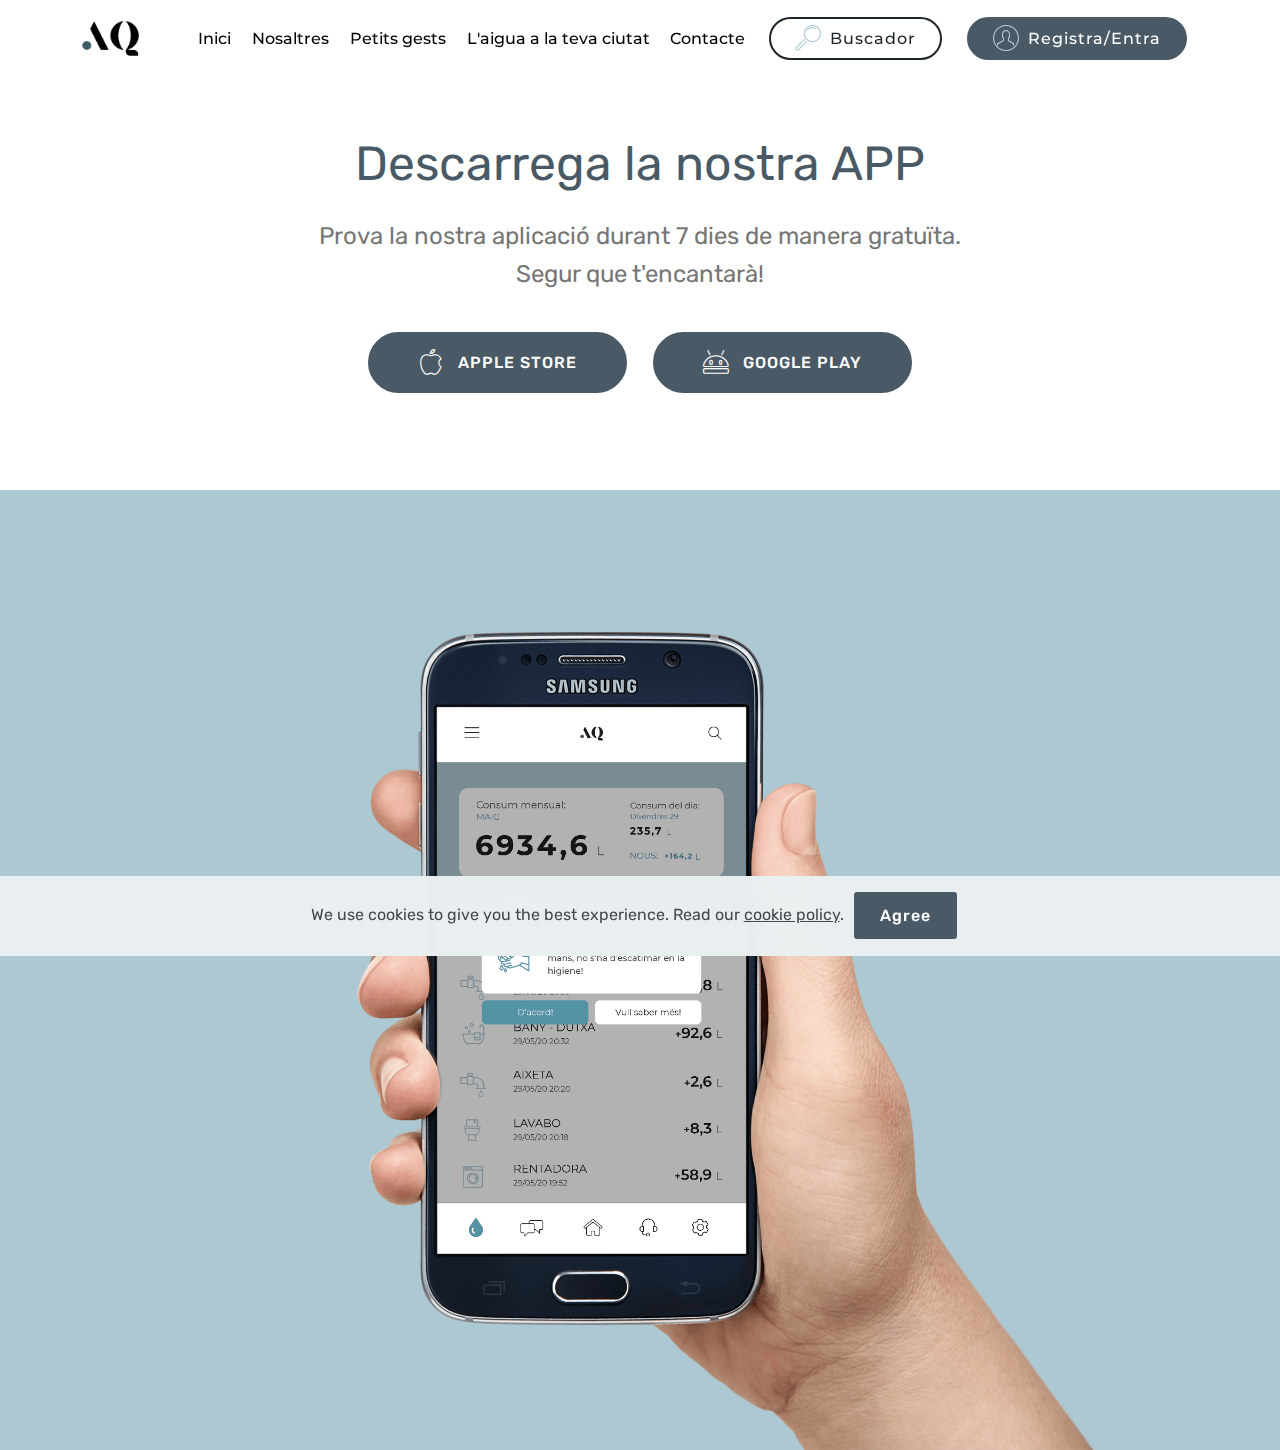
<file: page5.html>
<!DOCTYPE html>
<html  >
<head>
  <!-- Site made with Mobirise Website Builder v4.12.3, https://mobirise.com -->
  <meta charset="UTF-8">
  <meta http-equiv="X-UA-Compatible" content="IE=edge">
  <meta name="generator" content="Mobirise v4.12.3, mobirise.com">
  <meta name="viewport" content="width=device-width, initial-scale=1, minimum-scale=1">
  <link rel="shortcut icon" href="assets/images/logo-png-cuadrado-160x160.png" type="image/x-icon">
  <meta name="description" content="Site Builder Description">
  
  
  <title>Descargar app</title>
  <link rel="stylesheet" href="assets/web/assets/mobirise-icons/mobirise-icons.css">
  <link rel="stylesheet" href="assets/bootstrap/css/bootstrap.min.css">
  <link rel="stylesheet" href="assets/bootstrap/css/bootstrap-grid.min.css">
  <link rel="stylesheet" href="assets/bootstrap/css/bootstrap-reboot.min.css">
  <link rel="stylesheet" href="assets/tether/tether.min.css">
  <link rel="stylesheet" href="assets/dropdown/css/style.css">
  <link rel="stylesheet" href="assets/animatecss/animate.min.css">
  <link rel="stylesheet" href="assets/theme/css/style.css">
  <link rel="preload" as="style" href="assets/mobirise/css/mbr-additional.css"><link rel="stylesheet" href="assets/mobirise/css/mbr-additional.css" type="text/css">
  
  
  
</head>
<body>
  <section class="menu cid-s0TrdJCHLd" once="menu" id="menu2-1c">

    

    <nav class="navbar navbar-expand beta-menu navbar-dropdown align-items-center navbar-fixed-top navbar-toggleable-sm bg-color transparent">
        <button class="navbar-toggler navbar-toggler-right" type="button" data-toggle="collapse" data-target="#navbarSupportedContent" aria-controls="navbarSupportedContent" aria-expanded="false" aria-label="Toggle navigation">
            <div class="hamburger">
                <span></span>
                <span></span>
                <span></span>
                <span></span>
            </div>
        </button>
        <div class="menu-logo">
            <div class="navbar-brand">
                <span class="navbar-logo">
                    <a href="index.html">
                        <img src="assets/images/logo-png-cuadrado-160x160.png" alt="Mobirise" title="" style="height: 3.8rem;">
                    </a>
                </span>
                
            </div>
        </div>
        <div class="collapse navbar-collapse" id="navbarSupportedContent">
            <ul class="navbar-nav nav-dropdown" data-app-modern-menu="true"><li class="nav-item">
                    <a class="nav-link link text-black display-4" href="index.html">
                        Inici<br></a>
                </li><li class="nav-item"><a class="nav-link link text-black display-4" href="page1.html">
                        Nosaltres</a></li><li class="nav-item"><a class="nav-link link text-black display-4" href="page2.html">
                        Petits gests</a></li><li class="nav-item"><a class="nav-link link text-black display-4" href="page3.html">
                        L'aigua a la teva ciutat</a></li><li class="nav-item">
                    <a class="nav-link link text-black display-4" href="page4.html">Contacte</a>
                </li></ul>
            <div class="navbar-buttons mbr-section-btn"><a class="btn btn-sm btn-primary-outline display-4" href="index.html"><span class="mbri-search mbr-iconfont mbr-iconfont-btn" style="color: rgb(172, 200, 210);"></span>
                    
                    Buscador</a> <a class="btn btn-sm btn-primary display-4" href="page5.html#header16-1d"><span class="mbri-user mbr-iconfont mbr-iconfont-btn" style="color: rgb(178, 204, 210);"></span>
                    
                    Registra/Entra</a></div>
        </div>
    </nav>
</section>

<section class="engine"><a href="https://mobirise.info/c">free site builder</a></section><section class="header1 cid-s0XtmfMJE8" id="header16-1d">

    

    

    <div class="container">
        <div class="row justify-content-md-center">
            <div class="col-md-10 align-center">
                <h1 class="mbr-section-title mbr-bold pb-3 mbr-fonts-style display-2"><span style="font-weight: normal;">
                    Descarrega la nostra APP</span></h1>
                
                <p class="mbr-text pb-3 mbr-fonts-style display-5">Prova la nostra aplicació durant 7 dies de manera gratuïta.<br>Segur que t'encantarà!</p>
                <div class="mbr-section-btn"><a class="btn btn-md btn-primary display-7" href="https://www.apple.com/es/ios/app-store/" target="_blank"><span class="mbri-apple mbr-iconfont mbr-iconfont-btn" style="color: rgb(255, 255, 255);"></span>APPLE STORE</a> <a class="btn btn-md btn-primary display-7" href="https://play.google.com/store/?gl=ES&utm_source=emea_Med&utm_medium=hasem&utm_content=Dec2019&utm_campaign=Evergreen&pcampaignid=MKT-DR-emea-es-1001280-Med-hasem-py-Evergreen-Dec2019-Text_Search_BKWS%7cONSEM_kwid_43700052991597146&gclid=CjwKCAjwt-L2BRA_EiwAacX32dVSOCtqFRv10KwLSB6XAS_YHzWQMofMfg1GabVUGrwXl9EEv-h36hoCR7sQAvD_BwE&gclsrc=aw.ds" target="_blank"><span class="mbri-android mbr-iconfont mbr-iconfont-btn" style="color: rgb(255, 255, 255);"></span>GOOGLE PLAY</a></div>
            </div>
        </div>
    </div>

</section>

<section class="cid-s0Yfx0xoKF" id="image2-1j">

    

    <figure class="mbr-figure">
        <div class="image-block" style="width: 100%;">
            <img src="assets/images/mockup06-2400x1800.png" alt="Mobirise" title="">
            
        </div>
    </figure>
</section>


  <script src="assets/web/assets/jquery/jquery.min.js"></script>
  <script src="assets/popper/popper.min.js"></script>
  <script src="assets/bootstrap/js/bootstrap.min.js"></script>
  <script src="assets/tether/tether.min.js"></script>
  <script src="assets/web/assets/cookies-alert-plugin/cookies-alert-core.js"></script>
  <script src="assets/web/assets/cookies-alert-plugin/cookies-alert-script.js"></script>
  <script src="assets/dropdown/js/nav-dropdown.js"></script>
  <script src="assets/dropdown/js/navbar-dropdown.js"></script>
  <script src="assets/touchswipe/jquery.touch-swipe.min.js"></script>
  <script src="assets/viewportchecker/jquery.viewportchecker.js"></script>
  <script src="assets/smoothscroll/smooth-scroll.js"></script>
  <script src="assets/theme/js/script.js"></script>
  
  
<input name="cookieData" type="hidden" data-cookie-customDialogSelector='null' data-cookie-colorText='#424a4d' data-cookie-colorBg='rgba(234, 239, 241, 0.99)' data-cookie-textButton='Agree' data-cookie-colorButton='' data-cookie-colorLink='#424a4d' data-cookie-underlineLink='true' data-cookie-text="We use cookies to give you the best experience. Read our <a href='privacy.html'>cookie policy</a>.">
   <div id="scrollToTop" class="scrollToTop mbr-arrow-up"><a style="text-align: center;"><i class="mbr-arrow-up-icon mbr-arrow-up-icon-cm cm-icon cm-icon-smallarrow-up"></i></a></div>
    <input name="animation" type="hidden">
  </body>
</html>
</file>
<file: assets/web/assets/mobirise-icons/mobirise-icons.css>
@font-face {
  font-family: 'MobiriseIcons';
  src:  url('mobirise-icons.eot?spat4u');
  src:  url('mobirise-icons.eot?spat4u#iefix') format('embedded-opentype'),
    url('mobirise-icons.ttf?spat4u') format('truetype'),
    url('mobirise-icons.woff?spat4u') format('woff'),
    url('mobirise-icons.svg?spat4u#MobiriseIcons') format('svg');
  font-weight: normal;
  font-style: normal;
  font-display: swap;
}

[class^="mbri-"], [class*=" mbri-"] {
  /* use !important to prevent issues with browser extensions that change fonts */
  font-family: MobiriseIcons !important;
  speak: none;
  font-style: normal;
  font-weight: normal;
  font-variant: normal;
  text-transform: none;
  line-height: 1;

  /* Better Font Rendering =========== */
  -webkit-font-smoothing: antialiased;
  -moz-osx-font-smoothing: grayscale;
}

.mbri-add-submenu:before {
  content: "\e900";
}
.mbri-alert:before {
  content: "\e901";
}
.mbri-align-center:before {
  content: "\e902";
}
.mbri-align-justify:before {
  content: "\e903";
}
.mbri-align-left:before {
  content: "\e904";
}
.mbri-align-right:before {
  content: "\e905";
}
.mbri-android:before {
  content: "\e906";
}
.mbri-apple:before {
  content: "\e907";
}
.mbri-arrow-down:before {
  content: "\e908";
}
.mbri-arrow-next:before {
  content: "\e909";
}
.mbri-arrow-prev:before {
  content: "\e90a";
}
.mbri-arrow-up:before {
  content: "\e90b";
}
.mbri-bold:before {
  content: "\e90c";
}
.mbri-bookmark:before {
  content: "\e90d";
}
.mbri-bootstrap:before {
  content: "\e90e";
}
.mbri-briefcase:before {
  content: "\e90f";
}
.mbri-browse:before {
  content: "\e910";
}
.mbri-bulleted-list:before {
  content: "\e911";
}
.mbri-calendar:before {
  content: "\e912";
}
.mbri-camera:before {
  content: "\e913";
}
.mbri-cart-add:before {
  content: "\e914";
}
.mbri-cart-full:before {
  content: "\e915";
}
.mbri-cash:before {
  content: "\e916";
}
.mbri-change-style:before {
  content: "\e917";
}
.mbri-chat:before {
  content: "\e918";
}
.mbri-clock:before {
  content: "\e919";
}
.mbri-close:before {
  content: "\e91a";
}
.mbri-cloud:before {
  content: "\e91b";
}
.mbri-code:before {
  content: "\e91c";
}
.mbri-contact-form:before {
  content: "\e91d";
}
.mbri-credit-card:before {
  content: "\e91e";
}
.mbri-cursor-click:before {
  content: "\e91f";
}
.mbri-cust-feedback:before {
  content: "\e920";
}
.mbri-database:before {
  content: "\e921";
}
.mbri-delivery:before {
  content: "\e922";
}
.mbri-desktop:before {
  content: "\e923";
}
.mbri-devices:before {
  content: "\e924";
}
.mbri-down:before {
  content: "\e925";
}
.mbri-download:before {
  content: "\e989";
}
.mbri-drag-n-drop:before {
  content: "\e927";
}
.mbri-drag-n-drop2:before {
  content: "\e928";
}
.mbri-edit:before {
  content: "\e929";
}
.mbri-edit2:before {
  content: "\e92a";
}
.mbri-error:before {
  content: "\e92b";
}
.mbri-extension:before {
  content: "\e92c";
}
.mbri-features:before {
  content: "\e92d";
}
.mbri-file:before {
  content: "\e92e";
}
.mbri-flag:before {
  content: "\e92f";
}
.mbri-folder:before {
  content: "\e930";
}
.mbri-gift:before {
  content: "\e931";
}
.mbri-github:before {
  content: "\e932";
}
.mbri-globe:before {
  content: "\e933";
}
.mbri-globe-2:before {
  content: "\e934";
}
.mbri-growing-chart:before {
  content: "\e935";
}
.mbri-hearth:before {
  content: "\e936";
}
.mbri-help:before {
  content: "\e937";
}
.mbri-home:before {
  content: "\e938";
}
.mbri-hot-cup:before {
  content: "\e939";
}
.mbri-idea:before {
  content: "\e93a";
}
.mbri-image-gallery:before {
  content: "\e93b";
}
.mbri-image-slider:before {
  content: "\e93c";
}
.mbri-info:before {
  content: "\e93d";
}
.mbri-italic:before {
  content: "\e93e";
}
.mbri-key:before {
  content: "\e93f";
}
.mbri-laptop:before {
  content: "\e940";
}
.mbri-layers:before {
  content: "\e941";
}
.mbri-left-right:before {
  content: "\e942";
}
.mbri-left:before {
  content: "\e943";
}
.mbri-letter:before {
  content: "\e944";
}
.mbri-like:before {
  content: "\e945";
}
.mbri-link:before {
  content: "\e946";
}
.mbri-lock:before {
  content: "\e947";
}
.mbri-login:before {
  content: "\e948";
}
.mbri-logout:before {
  content: "\e949";
}
.mbri-magic-stick:before {
  content: "\e94a";
}
.mbri-map-pin:before {
  content: "\e94b";
}
.mbri-menu:before {
  content: "\e94c";
}
.mbri-mobile:before {
  content: "\e94d";
}
.mbri-mobile2:before {
  content: "\e94e";
}
.mbri-mobirise:before {
  content: "\e94f";
}
.mbri-more-horizontal:before {
  content: "\e950";
}
.mbri-more-vertical:before {
  content: "\e951";
}
.mbri-music:before {
  content: "\e952";
}
.mbri-new-file:before {
  content: "\e953";
}
.mbri-numbered-list:before {
  content: "\e954";
}
.mbri-opened-folder:before {
  content: "\e955";
}
.mbri-pages:before {
  content: "\e956";
}
.mbri-paper-plane:before {
  content: "\e957";
}
.mbri-paperclip:before {
  content: "\e958";
}
.mbri-photo:before {
  content: "\e959";
}
.mbri-photos:before {
  content: "\e95a";
}
.mbri-pin:before {
  content: "\e95b";
}
.mbri-play:before {
  content: "\e95c";
}
.mbri-plus:before {
  content: "\e95d";
}
.mbri-preview:before {
  content: "\e95e";
}
.mbri-print:before {
  content: "\e95f";
}
.mbri-protect:before {
  content: "\e960";
}
.mbri-question:before {
  content: "\e961";
}
.mbri-quote-left:before {
  content: "\e962";
}
.mbri-quote-right:before {
  content: "\e963";
}
.mbri-refresh:before {
  content: "\e964";
}
.mbri-responsive:before {
  content: "\e965";
}
.mbri-right:before {
  content: "\e966";
}
.mbri-rocket:before {
  content: "\e967";
}
.mbri-sad-face:before {
  content: "\e968";
}
.mbri-sale:before {
  content: "\e969";
}
.mbri-save:before {
  content: "\e96a";
}
.mbri-search:before {
  content: "\e96b";
}
.mbri-setting:before {
  content: "\e96c";
}
.mbri-setting2:before {
  content: "\e96d";
}
.mbri-setting3:before {
  content: "\e96e";
}
.mbri-share:before {
  content: "\e96f";
}
.mbri-shopping-bag:before {
  content: "\e970";
}
.mbri-shopping-basket:before {
  content: "\e971";
}
.mbri-shopping-cart:before {
  content: "\e972";
}
.mbri-sites:before {
  content: "\e973";
}
.mbri-smile-face:before {
  content: "\e974";
}
.mbri-speed:before {
  content: "\e975";
}
.mbri-star:before {
  content: "\e976";
}
.mbri-success:before {
  content: "\e977";
}
.mbri-sun:before {
  content: "\e978";
}
.mbri-sun2:before {
  content: "\e979";
}
.mbri-tablet:before {
  content: "\e97a";
}
.mbri-tablet-vertical:before {
  content: "\e97b";
}
.mbri-target:before {
  content: "\e97c";
}
.mbri-timer:before {
  content: "\e97d";
}
.mbri-to-ftp:before {
  content: "\e97e";
}
.mbri-to-local-drive:before {
  content: "\e97f";
}
.mbri-touch-swipe:before {
  content: "\e980";
}
.mbri-touch:before {
  content: "\e981";
}
.mbri-trash:before {
  content: "\e982";
}
.mbri-underline:before {
  content: "\e983";
}
.mbri-unlink:before {
  content: "\e984";
}
.mbri-unlock:before {
  content: "\e985";
}
.mbri-up-down:before {
  content: "\e986";
}
.mbri-up:before {
  content: "\e987";
}
.mbri-update:before {
  content: "\e988";
}
.mbri-upload:before {
 content: "\e926"; 
}
.mbri-user:before {
  content: "\e98a";
}
.mbri-user2:before {
  content: "\e98b";
}
.mbri-users:before {
  content: "\e98c";
}
.mbri-video:before {
  content: "\e98d";
}
.mbri-video-play:before {
  content: "\e98e";
}
.mbri-watch:before {
  content: "\e98f";
}
.mbri-website-theme:before {
  content: "\e990";
}
.mbri-wifi:before {
  content: "\e991";
}
.mbri-windows:before {
  content: "\e992";
}
.mbri-zoom-out:before {
  content: "\e993";
}
.mbri-redo:before {
  content: "\e994";
}
.mbri-undo:before {
  content: "\e995";
}
</file>
<file: assets/dropdown/css/style.css>
.navbar-dropdown {
  left: 0;
  padding: 0;
  position: absolute;
  right: 0;
  top: 0;
  transition: all 0.45s ease;
  z-index: 1030;
  background: #282828; }
  .navbar-dropdown .navbar-logo {
    margin-right: 0.8rem;
    transition: margin 0.3s ease-in-out;
    vertical-align: middle; }
    .navbar-dropdown .navbar-logo img {
      height: 3.125rem;
      transition: all 0.3s ease-in-out; }
    .navbar-dropdown .navbar-logo.mbr-iconfont {
      font-size: 3.125rem;
      line-height: 3.125rem; }
  .navbar-dropdown .navbar-caption {
    font-weight: 700;
    white-space: normal;
    vertical-align: -4px;
    line-height: 3.125rem !important; }
    .navbar-dropdown .navbar-caption, .navbar-dropdown .navbar-caption:hover {
      color: inherit;
      text-decoration: none; }
  .navbar-dropdown .mbr-iconfont + .navbar-caption {
    vertical-align: -1px; }
  .navbar-dropdown.navbar-fixed-top {
    position: fixed; }
  .navbar-dropdown .navbar-brand span {
    vertical-align: -4px; }
  .navbar-dropdown.bg-color.transparent {
    background: none; }
  .navbar-dropdown.navbar-short .navbar-brand {
    padding: 0.625rem 0; }
    .navbar-dropdown.navbar-short .navbar-brand span {
      vertical-align: -1px; }
  .navbar-dropdown.navbar-short .navbar-caption {
    line-height: 2.375rem !important;
    vertical-align: -2px; }
  .navbar-dropdown.navbar-short .navbar-logo {
    margin-right: 0.5rem; }
    .navbar-dropdown.navbar-short .navbar-logo img {
      height: 2.375rem; }
    .navbar-dropdown.navbar-short .navbar-logo.mbr-iconfont {
      font-size: 2.375rem;
      line-height: 2.375rem; }
  .navbar-dropdown.navbar-short .mbr-table-cell {
    height: 3.625rem; }
  .navbar-dropdown .navbar-close {
    left: 0.6875rem;
    position: fixed;
    top: 0.75rem;
    z-index: 1000; }
  .navbar-dropdown .hamburger-icon {
    content: "";
    display: inline-block;
    vertical-align: middle;
    width: 16px;
    -webkit-box-shadow: 0 -6px 0 1px #282828,0 0 0 1px #282828,0 6px 0 1px #282828;
    -moz-box-shadow: 0 -6px 0 1px #282828,0 0 0 1px #282828,0 6px 0 1px #282828;
    box-shadow: 0 -6px 0 1px #282828,0 0 0 1px #282828,0 6px 0 1px #282828; }

.dropdown-menu .dropdown-toggle[data-toggle="dropdown-submenu"]::after {
  border-bottom: 0.35em solid transparent;
  border-left: 0.35em solid;
  border-right: 0;
  border-top: 0.35em solid transparent;
  margin-left: 0.3rem; }

.dropdown-menu .dropdown-item:focus {
  outline: 0; }

.nav-dropdown {
  font-size: 0.75rem;
  font-weight: 500;
  height: auto !important; }
  .nav-dropdown .nav-btn {
    padding-left: 1rem; }
  .nav-dropdown .link {
    margin: .667em 1.667em;
    font-weight: 500;
    padding: 0;
    transition: color .2s ease-in-out; }
    .nav-dropdown .link.dropdown-toggle {
      margin-right: 2.583em; }
      .nav-dropdown .link.dropdown-toggle::after {
        margin-left: .25rem;
        border-top: 0.35em solid;
        border-right: 0.35em solid transparent;
        border-left: 0.35em solid transparent;
        border-bottom: 0; }
      .nav-dropdown .link.dropdown-toggle[aria-expanded="true"] {
        margin: 0;
        padding: 0.667em 3.263em  0.667em 1.667em; }
  .nav-dropdown .link::after,
  .nav-dropdown .dropdown-item::after {
    color: inherit; }
  .nav-dropdown .btn {
    font-size: 0.75rem;
    font-weight: 700;
    letter-spacing: 0;
    margin-bottom: 0;
    padding-left: 1.25rem;
    padding-right: 1.25rem; }
  .nav-dropdown .dropdown-menu {
    border-radius: 0;
    border: 0;
    left: 0;
    margin: 0;
    padding-bottom: 1.25rem;
    padding-top: 1.25rem;
    position: relative; }
  .nav-dropdown .dropdown-submenu {
    margin-left: 0.125rem;
    top: 0; }
  .nav-dropdown .dropdown-item {
    font-weight: 500;
    line-height: 2;
    padding: 0.3846em 4.615em 0.3846em 1.5385em;
    position: relative;
    transition: color .2s ease-in-out, background-color .2s ease-in-out; }
    .nav-dropdown .dropdown-item::after {
      margin-top: -0.3077em;
      position: absolute;
      right: 1.1538em;
      top: 50%; }
    .nav-dropdown .dropdown-item:focus, .nav-dropdown .dropdown-item:hover {
      background: none; }

@media (max-width: 767px) {
  .nav-dropdown.navbar-toggleable-sm {
    bottom: 0;
    display: none;
    left: 0;
    overflow-x: hidden;
    position: fixed;
    top: 0;
    transform: translateX(-100%);
    -ms-transform: translateX(-100%);
    -webkit-transform: translateX(-100%);
    width: 18.75rem;
    z-index: 999; } }
.nav-dropdown.navbar-toggleable-xl {
  bottom: 0;
  display: none;
  left: 0;
  overflow-x: hidden;
  position: fixed;
  top: 0;
  transform: translateX(-100%);
  -ms-transform: translateX(-100%);
  -webkit-transform: translateX(-100%);
  width: 18.75rem;
  z-index: 999; }

.nav-dropdown-sm {
  display: block !important;
  overflow-x: hidden;
  overflow: auto;
  padding-top: 3.875rem; }
  .nav-dropdown-sm::after {
    content: "";
    display: block;
    height: 3rem;
    width: 100%; }
  .nav-dropdown-sm.collapse.in ~ .navbar-close {
    display: block !important; }
  .nav-dropdown-sm.collapsing, .nav-dropdown-sm.collapse.in {
    transform: translateX(0);
    -ms-transform: translateX(0);
    -webkit-transform: translateX(0);
    transition: all 0.25s ease-out;
    -webkit-transition: all 0.25s ease-out;
    background: #282828; }
  .nav-dropdown-sm.collapsing[aria-expanded="false"] {
    transform: translateX(-100%);
    -ms-transform: translateX(-100%);
    -webkit-transform: translateX(-100%); }
  .nav-dropdown-sm .nav-item {
    display: block;
    margin-left: 0 !important;
    padding-left: 0; }
  .nav-dropdown-sm .link,
  .nav-dropdown-sm .dropdown-item {
    border-top: 1px dotted rgba(255, 255, 255, 0.1);
    font-size: 0.8125rem;
    line-height: 1.6;
    margin: 0 !important;
    padding: 0.875rem 2.4rem 0.875rem 1.5625rem !important;
    position: relative;
    white-space: normal; }
    .nav-dropdown-sm .link:focus, .nav-dropdown-sm .link:hover,
    .nav-dropdown-sm .dropdown-item:focus,
    .nav-dropdown-sm .dropdown-item:hover {
      background: rgba(0, 0, 0, 0.2) !important;
      color: #c0a375; }
  .nav-dropdown-sm .nav-btn {
    position: relative;
    padding: 1.5625rem 1.5625rem 0 1.5625rem; }
    .nav-dropdown-sm .nav-btn::before {
      border-top: 1px dotted rgba(255, 255, 255, 0.1);
      content: "";
      left: 0;
      position: absolute;
      top: 0;
      width: 100%; }
    .nav-dropdown-sm .nav-btn + .nav-btn {
      padding-top: 0.625rem; }
      .nav-dropdown-sm .nav-btn + .nav-btn::before {
        display: none; }
  .nav-dropdown-sm .btn {
    padding: 0.625rem 0; }
  .nav-dropdown-sm .dropdown-toggle[data-toggle="dropdown-submenu"]::after {
    margin-left: .25rem;
    border-top: 0.35em solid;
    border-right: 0.35em solid transparent;
    border-left: 0.35em solid transparent;
    border-bottom: 0; }
  .nav-dropdown-sm .dropdown-toggle[data-toggle="dropdown-submenu"][aria-expanded="true"]::after {
    border-top: 0;
    border-right: 0.35em solid transparent;
    border-left: 0.35em solid transparent;
    border-bottom: 0.35em solid; }
  .nav-dropdown-sm .dropdown-menu {
    margin: 0;
    padding: 0;
    position: relative;
    top: 0;
    left: 0;
    width: 100%;
    border: 0;
    float: none;
    border-radius: 0;
    background: none; }
  .nav-dropdown-sm .dropdown-submenu {
    left: 100%;
    margin-left: 0.125rem;
    margin-top: -1.25rem;
    top: 0; }

.navbar-toggleable-sm .nav-dropdown .dropdown-menu {
  position: absolute; }

.navbar-toggleable-sm .nav-dropdown .dropdown-submenu {
  left: 100%;
  margin-left: 0.125rem;
  margin-top: -1.25rem;
  top: 0; }

.navbar-toggleable-sm.opened .nav-dropdown .dropdown-menu {
  position: relative; }

.navbar-toggleable-sm.opened .nav-dropdown .dropdown-submenu {
  left: 0;
  margin-left: 00rem;
  margin-top: 0rem;
  top: 0; }

.is-builder .nav-dropdown.collapsing {
  transition: none !important; }

/*# sourceMappingURL=style.css.map */
</file>
<file: assets/theme/css/style.css>
@charset "UTF-8";
/*!
 * Mobirise v4 theme (https://mobirise.com/)
 * Copyright 2017 Mobirise
 */
section {
  background-color: #eeeeee;
}

body {
  font-style: normal;
  line-height: 1.5;
}

section,
.container,
.container-fluid {
  position: relative;
  word-wrap: break-word;
}

a.mbr-iconfont:hover {
  text-decoration: none;
}

.article .lead p,
.article .lead ul,
.article .lead ol,
.article .lead pre,
.article .lead blockquote {
  margin-bottom: 0;
}

ul,
ol,
pre,
blockquote {
  margin-bottom: 2.3125rem;
}

pre {
  background: #f4f4f4;
  padding: 10px 24px;
  white-space: pre-wrap;
}

.inactive {
  -webkit-user-select: none;
  -moz-user-select: none;
  -ms-user-select: none;
  user-select: none;
  pointer-events: none;
  -webkit-user-drag: none;
  user-drag: none;
}

.mbr-section__comments .row {
  justify-content: center;
  -webkit-justify-content: center;
}

a {
  font-style: normal;
  font-weight: 400;
  cursor: pointer;
}
a, a:hover {
  text-decoration: none;
}

figure {
  margin-bottom: 0;
}

body {
  color: #232323;
}

h1,
h2,
h3,
h4,
h5,
h6,
.h1,
.h2,
.h3,
.h4,
.h5,
.h6,
.display-1,
.display-2,
.display-3,
.display-4 {
  line-height: 1;
  word-break: break-word;
  word-wrap: break-word;
}

.mbr-section-title {
  font-style: normal;
  line-height: 1.2;
}

.mbr-section-subtitle {
  line-height: 1.3;
}

.mbr-text {
  font-style: normal;
  line-height: 1.6;
}

b,
strong {
  font-weight: bold;
}

blockquote {
  padding: 10px 0 10px 20px;
  position: relative;
  border-left: 2px solid;
  border-color: #ff3366;
}

input:-webkit-autofill, input:-webkit-autofill:hover, input:-webkit-autofill:focus, input:-webkit-autofill:active {
  transition-delay: 9999s;
  transition-property: background-color, color;
}

textarea[type=hidden] {
  display: none;
}

body {
  position: relative;
}

section {
  background-position: 50% 50%;
  background-repeat: no-repeat;
  background-size: cover;
}
section .mbr-background-video,
section .mbr-background-video-preview {
  position: absolute;
  bottom: 0;
  left: 0;
  right: 0;
  top: 0;
}

.hidden {
  visibility: hidden;
}

.mbr-z-index20 {
  z-index: 20;
}

/*! Base colors */
.mbr-white {
  color: #ffffff;
}

.mbr-black {
  color: #000000;
}

.mbr-bg-white {
  background-color: #ffffff;
}

.mbr-bg-black {
  background-color: #000000;
}

/*! Text-aligns */
.align-left {
  text-align: left;
}

.align-center {
  text-align: center;
}

.align-right {
  text-align: right;
}

@media (max-width: 767px) {
  .align-left,
.align-center,
.align-right,
.mbr-section-btn,
.mbr-section-title {
    text-align: center;
  }
}
/*! Font-weight  */
.mbr-light {
  font-weight: 300;
}

.mbr-regular {
  font-weight: 400;
}

.mbr-semibold {
  font-weight: 500;
}

.mbr-bold {
  font-weight: 700;
}

/*! Media  */
.media-size-item {
  -webkit-flex: 1 1 auto;
  -moz-flex: 1 1 auto;
  -ms-flex: 1 1 auto;
  -o-flex: 1 1 auto;
  flex: 1 1 auto;
}

.media-content {
  -webkit-flex-basis: 100%;
  flex-basis: 100%;
}

.media-container-row {
  display: -ms-flexbox;
  display: -webkit-flex;
  display: flex;
  -webkit-flex-direction: row;
  -ms-flex-direction: row;
  flex-direction: row;
  -webkit-flex-wrap: wrap;
  -ms-flex-wrap: wrap;
  flex-wrap: wrap;
  -webkit-justify-content: center;
  -ms-flex-pack: center;
  justify-content: center;
  -webkit-align-content: center;
  -ms-flex-line-pack: center;
  align-content: center;
  -webkit-align-items: start;
  -ms-flex-align: start;
  align-items: start;
}
.media-container-row .media-size-item {
  width: 400px;
}

.media-container-column {
  display: -ms-flexbox;
  display: -webkit-flex;
  display: flex;
  -webkit-flex-direction: column;
  -ms-flex-direction: column;
  flex-direction: column;
  -webkit-flex-wrap: wrap;
  -ms-flex-wrap: wrap;
  flex-wrap: wrap;
  -webkit-justify-content: center;
  -ms-flex-pack: center;
  justify-content: center;
  -webkit-align-content: center;
  -ms-flex-line-pack: center;
  align-content: center;
  -webkit-align-items: stretch;
  -ms-flex-align: stretch;
  align-items: stretch;
}
.media-container-column > * {
  width: 100%;
}

@media (min-width: 992px) {
  .media-container-row {
    -webkit-flex-wrap: nowrap;
    -ms-flex-wrap: nowrap;
    flex-wrap: nowrap;
  }
}
figure {
  overflow: hidden;
}

figure[mbr-media-size] {
  transition: width 0.1s;
}

.mbr-figure img,
.mbr-figure iframe {
  display: block;
  width: 100%;
}

.card {
  background-color: transparent;
  border: none;
}

.card-box {
  width: 100%;
}

.card-img {
  text-align: center;
  flex-shrink: 0;
  -webkit-flex-shrink: 0;
}

.media {
  max-width: 100%;
  margin: 0 auto;
}

.mbr-figure {
  -ms-flex-item-align: center;
  -ms-grid-row-align: center;
  -webkit-align-self: center;
  align-self: center;
}

.media-container > div {
  max-width: 100%;
}

.mbr-figure img,
.card-img img {
  width: 100%;
}

@media (max-width: 991px) {
  .media-size-item {
    width: auto !important;
  }

  .media {
    width: auto;
  }

  .mbr-figure {
    width: 100% !important;
  }
}
/*! Buttons */
.btn {
  font-weight: 500;
  border-width: 2px;
  font-style: normal;
  letter-spacing: 1px;
  margin: 0.4rem 0.8rem;
  white-space: normal;
  -webkit-transition: all 0.3s ease-in-out;
  -moz-transition: all 0.3s ease-in-out;
  transition: all 0.3s ease-in-out;
  display: inline-flex;
  align-items: center;
  justify-content: center;
  word-break: break-word;
  -webkit-align-items: center;
  -webkit-justify-content: center;
  display: -webkit-inline-flex;
}

.btn-sm {
  font-weight: 500;
  letter-spacing: 1px;
  -webkit-transition: all 0.3s ease-in-out;
  -moz-transition: all 0.3s ease-in-out;
  transition: all 0.3s ease-in-out;
}

.btn-md {
  font-weight: 500;
  letter-spacing: 1px;
  margin: 0.4rem 0.8rem !important;
  -webkit-transition: all 0.3s ease-in-out;
  -moz-transition: all 0.3s ease-in-out;
  transition: all 0.3s ease-in-out;
}

.btn-lg {
  font-weight: 500;
  letter-spacing: 1px;
  margin: 0.4rem 0.8rem !important;
  -webkit-transition: all 0.3s ease-in-out;
  -moz-transition: all 0.3s ease-in-out;
  transition: all 0.3s ease-in-out;
}

.mbr-section-btn {
  margin-left: -0.25rem;
  margin-right: -0.25rem;
  font-size: 0;
}

nav .mbr-section-btn {
  margin-left: 0rem;
  margin-right: 0rem;
}

.btn-form {
  border-radius: 0;
}
.btn-form:hover {
  cursor: pointer;
}

/*! Btn icon margin */
.btn .mbr-iconfont,
.btn.btn-sm .mbr-iconfont {
  cursor: pointer;
  margin-right: 0.5rem;
}

.btn.btn-md .mbr-iconfont,
.btn.btn-md .mbr-iconfont {
  margin-right: 0.8rem;
}

.mbr-regular {
  font-weight: 400;
}

.mbr-semibold {
  font-weight: 500;
}

.mbr-bold {
  font-weight: 700;
}

[type=submit] {
  -webkit-appearance: none;
}

/*! Full-screen */
.mbr-fullscreen .mbr-overlay {
  min-height: 100vh;
}

.mbr-fullscreen {
  display: flex;
  display: -webkit-flex;
  display: -moz-flex;
  display: -ms-flex;
  display: -o-flex;
  align-items: center;
  -webkit-align-items: center;
  min-height: 100vh;
  padding-top: 3rem;
  padding-bottom: 3rem;
}

/*! Map */
.map {
  height: 25rem;
  position: relative;
}
.map iframe {
  width: 100%;
  height: 100%;
}

.mbr-overlay {
  background-color: #000;
  bottom: 0;
  left: 0;
  opacity: 0.5;
  position: absolute;
  right: 0;
  top: 0;
  z-index: 0;
  pointer-events: none;
}

/* Form */
blockquote {
  font-style: italic;
  padding: 10px 0 10px 20px;
  font-size: 1.09rem;
  position: relative;
  border-width: 3px;
}

.form-control {
  background-color: #f5f5f5;
  box-shadow: none;
  color: #565656;
  line-height: 1.43;
  min-height: 3.5em;
  padding: 1.07em 0.5em;
}
.form-control, .form-control:focus {
  border: 1px solid #e8e8e8;
}
.form-active .form-control:invalid {
  border-color: red;
}

.form-control-label {
  position: relative;
  cursor: pointer;
  margin-bottom: 0.357em;
  padding: 0;
}

.alert {
  color: #ffffff;
  border-radius: 0;
  border: 0;
  font-size: 0.875rem;
  line-height: 1.5;
  margin-bottom: 1.875rem;
  padding: 1.25rem;
  position: relative;
}
.alert.alert-form::after {
  background-color: inherit;
  bottom: -7px;
  content: "";
  display: block;
  height: 14px;
  left: 50%;
  margin-left: -7px;
  position: absolute;
  transform: rotate(45deg);
  width: 14px;
  -webkit-transform: rotate(45deg);
}

.form-asterisk {
  font-family: initial;
  position: absolute;
  top: -2px;
  font-weight: normal;
}

/*! Scroll to top arrow */
#scrollToTop a i:before {
  content: "";
  position: absolute;
  height: 40%;
  top: 25%;
  background: #fff;
  width: 2px;
  left: calc(50% - 1px);
}
#scrollToTop a i:after {
  content: "";
  position: absolute;
  display: block;
  border-top: 2px solid #fff;
  border-right: 2px solid #fff;
  width: 40%;
  height: 40%;
  left: 30%;
  bottom: 30%;
  transform: rotate(135deg);
  -webkit-transform: rotate(135deg);
}

.mbr-arrow-up {
  bottom: 25px;
  right: 90px;
  position: fixed;
  text-align: right;
  z-index: 5000;
  color: #ffffff;
  font-size: 32px;
  transform: rotate(180deg);
  -webkit-transform: rotate(180deg);
}

.mbr-arrow-up a {
  background: rgba(0, 0, 0, 0.2);
  border-radius: 3px;
  color: #fff;
  display: inline-block;
  height: 60px;
  width: 60px;
  outline-style: none !important;
  position: relative;
  text-decoration: none;
  transition: all 0.3s ease-in-out;
  cursor: pointer;
  text-align: center;
}
.mbr-arrow-up a:hover {
  background-color: rgba(0, 0, 0, 0.4);
}
.mbr-arrow-up a i {
  line-height: 60px;
}

.mbr-arrow-up-icon {
  display: block;
  color: #fff;
}

.mbr-arrow-up-icon::before {
  content: "›";
  display: inline-block;
  font-family: serif;
  font-size: 32px;
  line-height: 1;
  font-style: normal;
  position: relative;
  top: 6px;
  left: -4px;
  -webkit-transform: rotate(-90deg);
  transform: rotate(-90deg);
}

/*! Arrow Down */
.mbr-arrow {
  position: absolute;
  bottom: 45px;
  left: 50%;
  width: 60px;
  height: 60px;
  cursor: pointer;
  background-color: rgba(80, 80, 80, 0.5);
  border-radius: 50%;
  -webkit-transform: translateX(-50%);
  transform: translateX(-50%);
}
.mbr-arrow > a {
  display: inline-block;
  text-decoration: none;
  outline-style: none;
  -webkit-animation: arrowdown 1.7s ease-in-out infinite;
  animation: arrowdown 1.7s ease-in-out infinite;
}
.mbr-arrow > a > i {
  position: absolute;
  top: -2px;
  left: 15px;
  font-size: 2rem;
}

@keyframes arrowdown {
  0% {
    transform: translateY(0px);
    -webkit-transform: translateY(0px);
  }
  50% {
    transform: translateY(-5px);
    -webkit-transform: translateY(-5px);
  }
  100% {
    transform: translateY(0px);
    -webkit-transform: translateY(0px);
  }
}
@-webkit-keyframes arrowdown {
  0% {
    transform: translateY(0px);
    -webkit-transform: translateY(0px);
  }
  50% {
    transform: translateY(-5px);
    -webkit-transform: translateY(-5px);
  }
  100% {
    transform: translateY(0px);
    -webkit-transform: translateY(0px);
  }
}
@media (max-width: 500px) {
  .mbr-arrow-up {
    left: 50%;
    right: auto;
    transform: translateX(-50%) rotate(180deg);
    -webkit-transform: translateX(-50%) rotate(180deg);
  }
}
/*Gradients animation*/
@keyframes gradient-animation {
  from {
    background-position: 0% 100%;
    animation-timing-function: ease-in-out;
  }
  to {
    background-position: 100% 0%;
    animation-timing-function: ease-in-out;
  }
}
@-webkit-keyframes gradient-animation {
  from {
    background-position: 0% 100%;
    animation-timing-function: ease-in-out;
  }
  to {
    background-position: 100% 0%;
    animation-timing-function: ease-in-out;
  }
}
.bg-gradient {
  background-size: 200% 200%;
  animation: gradient-animation 5s infinite alternate;
  -webkit-animation: gradient-animation 5s infinite alternate;
}

.menu .navbar-brand {
  display: -webkit-flex;
}
.menu .navbar-brand span {
  display: flex;
  display: -webkit-flex;
}
.menu .navbar-brand .navbar-caption-wrap {
  display: -webkit-flex;
}
.menu .navbar-brand .navbar-logo img {
  display: -webkit-flex;
}
@media (min-width: 768px) and (max-width: 1023px) {
  .menu .navbar-toggleable-sm .navbar-nav {
    display: -webkit-box;
    display: -webkit-flex;
    display: -ms-flexbox;
  }
}
@media (max-width: 1023px) {
  .menu .navbar-collapse {
    max-height: 93.5vh;
  }
  .menu .navbar-collapse.show {
    overflow: auto;
  }
}
@media (min-width: 1024px) {
  .menu .navbar-nav.nav-dropdown {
    display: -webkit-flex;
  }
  .menu .navbar-toggleable-sm .navbar-collapse {
    display: -webkit-flex !important;
  }
  .menu .collapsed .navbar-collapse {
    max-height: 93.5vh;
  }
  .menu .collapsed .navbar-collapse.show {
    overflow: auto;
  }
}
@media (max-width: 767px) {
  .menu .navbar-collapse {
    max-height: 80vh;
  }
}

/* Others*/
.note-check a[data-value=Rubik] {
  font-style: normal;
}

.mbr-arrow a {
  color: #ffffff;
}

@media (max-width: 767px) {
  .mbr-arrow {
    display: none;
  }
}
.navbar {
  display: -webkit-flex;
  -webkit-flex-wrap: wrap;
  -webkit-align-items: center;
  -webkit-justify-content: space-between;
}

.navbar-collapse {
  -webkit-flex-basis: 100%;
  -webkit-flex-grow: 1;
  -webkit-align-items: center;
}

.nav-dropdown .link {
  padding: 0.667em 1.667em !important;
  margin: 0 !important;
}

.nav {
  display: -webkit-flex;
  -webkit-flex-wrap: wrap;
}

.row {
  display: -webkit-flex;
  -webkit-flex-wrap: wrap;
}

.justify-content-center {
  -webkit-justify-content: center;
}

.form-inline {
  display: -webkit-flex;
  -webkit-flex-flow: row wrap;
  -webkit-align-items: center;
}

.card-wrapper {
  -webkit-flex: 1;
}

.carousel-control {
  z-index: 10;
  display: -webkit-flex;
  -webkit-align-items: center;
  -webkit-justify-content: center;
}

.carousel-controls {
  display: -webkit-flex;
}

.media {
  display: -webkit-flex;
}

.form-group:focus {
  outline: none;
}

.jq-selectbox__select {
  padding: 1.07em 0.5em;
  position: absolute;
  top: 0;
  left: 0;
  width: 100%;
}

.jq-selectbox__dropdown {
  position: absolute;
  top: 100%;
  left: 0 !important;
  width: 100% !important;
}

.jq-selectbox__trigger-arrow {
  transform: translateY(-50%);
}

.jq-selectbox li {
  padding: 1.07em 0.5em;
}

input[type=range] {
  padding-left: 0 !important;
  padding-right: 0 !important;
}

.modal-dialog,
.modal-content {
  height: 100%;
}

.modal-dialog .carousel-inner {
  height: calc(100vh - 1.75rem);
}
@media (max-width: 575px) {
  .modal-dialog .carousel-inner {
    height: calc(100vh - 1rem);
  }
}

.carousel-item {
  text-align: center;
}

.carousel-item img {
  margin: auto;
}

.navbar-toggler {
  -webkit-align-self: flex-start;
  -ms-flex-item-align: start;
  align-self: flex-start;
  padding: 0.25rem 0.75rem;
  font-size: 1.25rem;
  line-height: 1;
  background: transparent;
  border: 1px solid transparent;
  -webkit-border-radius: 0.25rem;
  border-radius: 0.25rem;
}

.navbar-toggler:focus,
.navbar-toggler:hover {
  text-decoration: none;
}

.navbar-toggler-icon {
  display: inline-block;
  width: 1.5em;
  height: 1.5em;
  vertical-align: middle;
  content: "";
  background: no-repeat center center;
  -webkit-background-size: 100% 100%;
  -o-background-size: 100% 100%;
  background-size: 100% 100%;
}

.navbar-toggler-left {
  position: absolute;
  left: 1rem;
}

.navbar-toggler-right {
  position: absolute;
  right: 1rem;
}

@media (max-width: 575px) {
  .navbar-toggleable .navbar-nav .dropdown-menu {
    position: static;
    float: none;
  }

  .navbar-toggleable > .container {
    padding-right: 0;
    padding-left: 0;
  }
}
@media (min-width: 576px) {
  .navbar-toggleable {
    -webkit-box-orient: horizontal;
    -webkit-box-direction: normal;
    -webkit-flex-direction: row;
    -ms-flex-direction: row;
    flex-direction: row;
    -webkit-flex-wrap: nowrap;
    -ms-flex-wrap: nowrap;
    flex-wrap: nowrap;
    -webkit-box-align: center;
    -webkit-align-items: center;
    -ms-flex-align: center;
    align-items: center;
  }

  .navbar-toggleable .navbar-nav {
    -webkit-box-orient: horizontal;
    -webkit-box-direction: normal;
    -webkit-flex-direction: row;
    -ms-flex-direction: row;
    flex-direction: row;
  }

  .navbar-toggleable .navbar-nav .nav-link {
    padding-right: 0.5rem;
    padding-left: 0.5rem;
  }

  .navbar-toggleable > .container {
    display: -webkit-box;
    display: -webkit-flex;
    display: -ms-flexbox;
    display: flex;
    -webkit-flex-wrap: nowrap;
    -ms-flex-wrap: nowrap;
    flex-wrap: nowrap;
    -webkit-box-align: center;
    -webkit-align-items: center;
    -ms-flex-align: center;
    align-items: center;
  }

  .navbar-toggleable .navbar-collapse {
    display: -webkit-box !important;
    display: -webkit-flex !important;
    display: -ms-flexbox !important;
    display: flex !important;
    width: 100%;
  }

  .navbar-toggleable .navbar-toggler {
    display: none;
  }
}
@media (max-width: 767px) {
  .navbar-toggleable-sm .navbar-nav .dropdown-menu {
    position: static;
    float: none;
  }

  .navbar-toggleable-sm > .container {
    padding-right: 0;
    padding-left: 0;
  }
}
@media (min-width: 768px) {
  .navbar-toggleable-sm {
    -webkit-box-orient: horizontal;
    -webkit-box-direction: normal;
    -webkit-flex-direction: row;
    -ms-flex-direction: row;
    flex-direction: row;
    -webkit-flex-wrap: nowrap;
    -ms-flex-wrap: nowrap;
    flex-wrap: nowrap;
    -webkit-box-align: center;
    -webkit-align-items: center;
    -ms-flex-align: center;
    align-items: center;
  }

  .navbar-toggleable-sm .navbar-nav {
    -webkit-box-orient: horizontal;
    -webkit-box-direction: normal;
    -webkit-flex-direction: row;
    -ms-flex-direction: row;
    flex-direction: row;
  }

  .navbar-toggleable-sm .navbar-nav .nav-link {
    padding-right: 0.5rem;
    padding-left: 0.5rem;
  }

  .navbar-toggleable-sm > .container {
    display: -webkit-box;
    display: -webkit-flex;
    display: -ms-flexbox;
    display: flex;
    -webkit-flex-wrap: nowrap;
    -ms-flex-wrap: nowrap;
    flex-wrap: nowrap;
    -webkit-box-align: center;
    -webkit-align-items: center;
    -ms-flex-align: center;
    align-items: center;
  }

  .navbar-toggleable-sm .navbar-collapse {
    display: none;
    width: 100%;
  }

  .navbar-toggleable-sm .navbar-toggler {
    display: none;
  }
}
@media (max-width: 1023px) {
  .navbar-toggleable-md .navbar-nav .dropdown-menu {
    position: static;
    float: none;
  }

  .navbar-toggleable-md > .container {
    padding-right: 0;
    padding-left: 0;
  }
}
@media (min-width: 1024px) {
  .navbar-toggleable-md {
    -webkit-box-orient: horizontal;
    -webkit-box-direction: normal;
    -webkit-flex-direction: row;
    -ms-flex-direction: row;
    flex-direction: row;
    -webkit-flex-wrap: nowrap;
    -ms-flex-wrap: nowrap;
    flex-wrap: nowrap;
    -webkit-box-align: center;
    -webkit-align-items: center;
    -ms-flex-align: center;
    align-items: center;
  }

  .navbar-toggleable-md .navbar-nav {
    -webkit-box-orient: horizontal;
    -webkit-box-direction: normal;
    -webkit-flex-direction: row;
    -ms-flex-direction: row;
    flex-direction: row;
  }

  .navbar-toggleable-md .navbar-nav .nav-link {
    padding-right: 0.5rem;
    padding-left: 0.5rem;
  }

  .navbar-toggleable-md > .container {
    display: -webkit-box;
    display: -webkit-flex;
    display: -ms-flexbox;
    display: flex;
    -webkit-flex-wrap: nowrap;
    -ms-flex-wrap: nowrap;
    flex-wrap: nowrap;
    -webkit-box-align: center;
    -webkit-align-items: center;
    -ms-flex-align: center;
    align-items: center;
  }

  .navbar-toggleable-md .navbar-collapse {
    display: -webkit-box !important;
    display: -webkit-flex !important;
    display: -ms-flexbox !important;
    display: flex !important;
    width: 100%;
  }

  .navbar-toggleable-md .navbar-toggler {
    display: none;
  }
}
@media (max-width: 1199px) {
  .navbar-toggleable-lg .navbar-nav .dropdown-menu {
    position: static;
    float: none;
  }

  .navbar-toggleable-lg > .container {
    padding-right: 0;
    padding-left: 0;
  }
}
@media (min-width: 1200px) {
  .navbar-toggleable-lg {
    -webkit-box-orient: horizontal;
    -webkit-box-direction: normal;
    -webkit-flex-direction: row;
    -ms-flex-direction: row;
    flex-direction: row;
    -webkit-flex-wrap: nowrap;
    -ms-flex-wrap: nowrap;
    flex-wrap: nowrap;
    -webkit-box-align: center;
    -webkit-align-items: center;
    -ms-flex-align: center;
    align-items: center;
  }

  .navbar-toggleable-lg .navbar-nav {
    -webkit-box-orient: horizontal;
    -webkit-box-direction: normal;
    -webkit-flex-direction: row;
    -ms-flex-direction: row;
    flex-direction: row;
  }

  .navbar-toggleable-lg .navbar-nav .nav-link {
    padding-right: 0.5rem;
    padding-left: 0.5rem;
  }

  .navbar-toggleable-lg > .container {
    display: -webkit-box;
    display: -webkit-flex;
    display: -ms-flexbox;
    display: flex;
    -webkit-flex-wrap: nowrap;
    -ms-flex-wrap: nowrap;
    flex-wrap: nowrap;
    -webkit-box-align: center;
    -webkit-align-items: center;
    -ms-flex-align: center;
    align-items: center;
  }

  .navbar-toggleable-lg .navbar-collapse {
    display: -webkit-box !important;
    display: -webkit-flex !important;
    display: -ms-flexbox !important;
    display: flex !important;
    width: 100%;
  }

  .navbar-toggleable-lg .navbar-toggler {
    display: none;
  }
}
.navbar-toggleable-xl {
  -webkit-box-orient: horizontal;
  -webkit-box-direction: normal;
  -webkit-flex-direction: row;
  -ms-flex-direction: row;
  flex-direction: row;
  -webkit-flex-wrap: nowrap;
  -ms-flex-wrap: nowrap;
  flex-wrap: nowrap;
  -webkit-box-align: center;
  -webkit-align-items: center;
  -ms-flex-align: center;
  align-items: center;
}

.navbar-toggleable-xl .navbar-nav .dropdown-menu {
  position: static;
  float: none;
}

.navbar-toggleable-xl > .container {
  padding-right: 0;
  padding-left: 0;
}

.navbar-toggleable-xl .navbar-nav {
  -webkit-box-orient: horizontal;
  -webkit-box-direction: normal;
  -webkit-flex-direction: row;
  -ms-flex-direction: row;
  flex-direction: row;
}

.navbar-toggleable-xl .navbar-nav .nav-link {
  padding-right: 0.5rem;
  padding-left: 0.5rem;
}

.navbar-toggleable-xl > .container {
  display: -webkit-box;
  display: -webkit-flex;
  display: -ms-flexbox;
  display: flex;
  -webkit-flex-wrap: nowrap;
  -ms-flex-wrap: nowrap;
  flex-wrap: nowrap;
  -webkit-box-align: center;
  -webkit-align-items: center;
  -ms-flex-align: center;
  align-items: center;
}

.navbar-toggleable-xl .navbar-collapse {
  display: -webkit-box !important;
  display: -webkit-flex !important;
  display: -ms-flexbox !important;
  display: flex !important;
  width: 100%;
}

.navbar-toggleable-xl .navbar-toggler {
  display: none;
}

.card-img {
  width: auto;
}

.menu .navbar.collapsed:not(.beta-menu) {
  flex-direction: column;
  -webkit-flex-direction: column;
}

.carousel-item.active,
.carousel-item-next,
.carousel-item-prev {
  display: -webkit-box;
  display: -webkit-flex;
  display: -ms-flexbox;
  display: flex;
}

.note-air-layout .dropup .dropdown-menu,
.note-air-layout .navbar-fixed-bottom .dropdown .dropdown-menu {
  bottom: initial !important;
}

html,
body {
  height: auto;
  min-height: 100vh;
}

.dropup .dropdown-toggle::after {
  display: none;
}.engine {
	position: absolute;
	text-indent: -2400px;
	text-align: center;
	padding: 0;
	top: 0;
	left: -2400px;
}
</file>
<file: assets/mobirise/css/mbr-additional.css>
@import url(https://fonts.googleapis.com/css?family=Rubik:300,300i,400,400i,500,500i,700,700i,900,900i&display=swap);
@import url(https://fonts.googleapis.com/css?family=Montserrat:100,100i,200,200i,300,300i,400,400i,500,500i,600,600i,700,700i,800,800i,900,900i&display=swap);





body {
  font-family: Rubik;
}
.display-1 {
  font-family: 'Rubik', sans-serif;
  font-size: 4.25rem;
  font-display: swap;
}
.display-1 > .mbr-iconfont {
  font-size: 6.8rem;
}
.display-2 {
  font-family: 'Rubik', sans-serif;
  font-size: 3rem;
  font-display: swap;
}
.display-2 > .mbr-iconfont {
  font-size: 4.8rem;
}
.display-4 {
  font-family: 'Montserrat', sans-serif;
  font-size: 1rem;
  font-display: swap;
}
.display-4 > .mbr-iconfont {
  font-size: 1.6rem;
}
.display-5 {
  font-family: 'Rubik', sans-serif;
  font-size: 1.5rem;
  font-display: swap;
}
.display-5 > .mbr-iconfont {
  font-size: 2.4rem;
}
.display-7 {
  font-family: 'Rubik', sans-serif;
  font-size: 1rem;
  font-display: swap;
}
.display-7 > .mbr-iconfont {
  font-size: 1.6rem;
}
/* ---- Fluid typography for mobile devices ---- */
/* 1.4 - font scale ratio ( bootstrap == 1.42857 ) */
/* 100vw - current viewport width */
/* (48 - 20)  48 == 48rem == 768px, 20 == 20rem == 320px(minimal supported viewport) */
/* 0.65 - min scale variable, may vary */
@media (max-width: 768px) {
  .display-1 {
    font-size: 3.4rem;
    font-size: calc( 2.1374999999999997rem + (4.25 - 2.1374999999999997) * ((100vw - 20rem) / (48 - 20)));
    line-height: calc( 1.4 * (2.1374999999999997rem + (4.25 - 2.1374999999999997) * ((100vw - 20rem) / (48 - 20))));
  }
  .display-2 {
    font-size: 2.4rem;
    font-size: calc( 1.7rem + (3 - 1.7) * ((100vw - 20rem) / (48 - 20)));
    line-height: calc( 1.4 * (1.7rem + (3 - 1.7) * ((100vw - 20rem) / (48 - 20))));
  }
  .display-4 {
    font-size: 0.8rem;
    font-size: calc( 1rem + (1 - 1) * ((100vw - 20rem) / (48 - 20)));
    line-height: calc( 1.4 * (1rem + (1 - 1) * ((100vw - 20rem) / (48 - 20))));
  }
  .display-5 {
    font-size: 1.2rem;
    font-size: calc( 1.175rem + (1.5 - 1.175) * ((100vw - 20rem) / (48 - 20)));
    line-height: calc( 1.4 * (1.175rem + (1.5 - 1.175) * ((100vw - 20rem) / (48 - 20))));
  }
}
/* Buttons */
.btn {
  padding: 1rem 3rem;
  border-radius: 3px;
}
.btn-sm {
  padding: 0.6rem 1.5rem;
  border-radius: 3px;
}
.btn-md {
  padding: 1rem 3rem;
  border-radius: 3px;
}
.btn-lg {
  padding: 1.2rem 3.2rem;
  border-radius: 3px;
}
.bg-primary {
  background-color: #495a66 !important;
}
.bg-success {
  background-color: #5293a2 !important;
}
.bg-info {
  background-color: #495a66 !important;
}
.bg-warning {
  background-color: #acc8d2 !important;
}
.bg-danger {
  background-color: #ffffff !important;
}
.btn-primary,
.btn-primary:active {
  background-color: #495a66 !important;
  border-color: #495a66 !important;
  color: #ffffff !important;
}
.btn-primary:hover,
.btn-primary:focus,
.btn-primary.focus,
.btn-primary.active {
  color: #ffffff !important;
  background-color: #293339 !important;
  border-color: #293339 !important;
}
.btn-primary.disabled,
.btn-primary:disabled {
  color: #ffffff !important;
  background-color: #293339 !important;
  border-color: #293339 !important;
}
.btn-secondary,
.btn-secondary:active {
  background-color: #25aab2 !important;
  border-color: #25aab2 !important;
  color: #ffffff !important;
}
.btn-secondary:hover,
.btn-secondary:focus,
.btn-secondary.focus,
.btn-secondary.active {
  color: #ffffff !important;
  background-color: #186e73 !important;
  border-color: #186e73 !important;
}
.btn-secondary.disabled,
.btn-secondary:disabled {
  color: #ffffff !important;
  background-color: #186e73 !important;
  border-color: #186e73 !important;
}
.btn-info,
.btn-info:active {
  background-color: #495a66 !important;
  border-color: #495a66 !important;
  color: #ffffff !important;
}
.btn-info:hover,
.btn-info:focus,
.btn-info.focus,
.btn-info.active {
  color: #ffffff !important;
  background-color: #293339 !important;
  border-color: #293339 !important;
}
.btn-info.disabled,
.btn-info:disabled {
  color: #ffffff !important;
  background-color: #293339 !important;
  border-color: #293339 !important;
}
.btn-success,
.btn-success:active {
  background-color: #5293a2 !important;
  border-color: #5293a2 !important;
  color: #ffffff !important;
}
.btn-success:hover,
.btn-success:focus,
.btn-success.focus,
.btn-success.active {
  color: #ffffff !important;
  background-color: #38656f !important;
  border-color: #38656f !important;
}
.btn-success.disabled,
.btn-success:disabled {
  color: #ffffff !important;
  background-color: #38656f !important;
  border-color: #38656f !important;
}
.btn-warning,
.btn-warning:active {
  background-color: #acc8d2 !important;
  border-color: #acc8d2 !important;
  color: #ffffff !important;
}
.btn-warning:hover,
.btn-warning:focus,
.btn-warning.focus,
.btn-warning.active {
  color: #ffffff !important;
  background-color: #7aa7b7 !important;
  border-color: #7aa7b7 !important;
}
.btn-warning.disabled,
.btn-warning:disabled {
  color: #ffffff !important;
  background-color: #7aa7b7 !important;
  border-color: #7aa7b7 !important;
}
.btn-danger,
.btn-danger:active {
  background-color: #ffffff !important;
  border-color: #ffffff !important;
  color: #808080 !important;
}
.btn-danger:hover,
.btn-danger:focus,
.btn-danger.focus,
.btn-danger.active {
  color: #808080 !important;
  background-color: #d9d9d9 !important;
  border-color: #d9d9d9 !important;
}
.btn-danger.disabled,
.btn-danger:disabled {
  color: #808080 !important;
  background-color: #d9d9d9 !important;
  border-color: #d9d9d9 !important;
}
.btn-white {
  color: #333333 !important;
}
.btn-white,
.btn-white:active {
  background-color: #ffffff !important;
  border-color: #ffffff !important;
  color: #808080 !important;
}
.btn-white:hover,
.btn-white:focus,
.btn-white.focus,
.btn-white.active {
  color: #808080 !important;
  background-color: #d9d9d9 !important;
  border-color: #d9d9d9 !important;
}
.btn-white.disabled,
.btn-white:disabled {
  color: #808080 !important;
  background-color: #d9d9d9 !important;
  border-color: #d9d9d9 !important;
}
.btn-black,
.btn-black:active {
  background-color: #333333 !important;
  border-color: #333333 !important;
  color: #ffffff !important;
}
.btn-black:hover,
.btn-black:focus,
.btn-black.focus,
.btn-black.active {
  color: #ffffff !important;
  background-color: #0d0d0d !important;
  border-color: #0d0d0d !important;
}
.btn-black.disabled,
.btn-black:disabled {
  color: #ffffff !important;
  background-color: #0d0d0d !important;
  border-color: #0d0d0d !important;
}
.btn-primary-outline,
.btn-primary-outline:active {
  background: none;
  border-color: #1e262b;
  color: #1e262b;
}
.btn-primary-outline:hover,
.btn-primary-outline:focus,
.btn-primary-outline.focus,
.btn-primary-outline.active {
  color: #ffffff;
  background-color: #495a66;
  border-color: #495a66;
}
.btn-primary-outline.disabled,
.btn-primary-outline:disabled {
  color: #ffffff !important;
  background-color: #495a66 !important;
  border-color: #495a66 !important;
}
.btn-secondary-outline,
.btn-secondary-outline:active {
  background: none;
  border-color: #13595e;
  color: #13595e;
}
.btn-secondary-outline:hover,
.btn-secondary-outline:focus,
.btn-secondary-outline.focus,
.btn-secondary-outline.active {
  color: #ffffff;
  background-color: #25aab2;
  border-color: #25aab2;
}
.btn-secondary-outline.disabled,
.btn-secondary-outline:disabled {
  color: #ffffff !important;
  background-color: #25aab2 !important;
  border-color: #25aab2 !important;
}
.btn-info-outline,
.btn-info-outline:active {
  background: none;
  border-color: #1e262b;
  color: #1e262b;
}
.btn-info-outline:hover,
.btn-info-outline:focus,
.btn-info-outline.focus,
.btn-info-outline.active {
  color: #ffffff;
  background-color: #495a66;
  border-color: #495a66;
}
.btn-info-outline.disabled,
.btn-info-outline:disabled {
  color: #ffffff !important;
  background-color: #495a66 !important;
  border-color: #495a66 !important;
}
.btn-success-outline,
.btn-success-outline:active {
  background: none;
  border-color: #30565e;
  color: #30565e;
}
.btn-success-outline:hover,
.btn-success-outline:focus,
.btn-success-outline.focus,
.btn-success-outline.active {
  color: #ffffff;
  background-color: #5293a2;
  border-color: #5293a2;
}
.btn-success-outline.disabled,
.btn-success-outline:disabled {
  color: #ffffff !important;
  background-color: #5293a2 !important;
  border-color: #5293a2 !important;
}
.btn-warning-outline,
.btn-warning-outline:active {
  background: none;
  border-color: #6a9cae;
  color: #6a9cae;
}
.btn-warning-outline:hover,
.btn-warning-outline:focus,
.btn-warning-outline.focus,
.btn-warning-outline.active {
  color: #ffffff;
  background-color: #acc8d2;
  border-color: #acc8d2;
}
.btn-warning-outline.disabled,
.btn-warning-outline:disabled {
  color: #ffffff !important;
  background-color: #acc8d2 !important;
  border-color: #acc8d2 !important;
}
.btn-danger-outline,
.btn-danger-outline:active {
  background: none;
  border-color: #cccccc;
  color: #cccccc;
}
.btn-danger-outline:hover,
.btn-danger-outline:focus,
.btn-danger-outline.focus,
.btn-danger-outline.active {
  color: #808080;
  background-color: #ffffff;
  border-color: #ffffff;
}
.btn-danger-outline.disabled,
.btn-danger-outline:disabled {
  color: #808080 !important;
  background-color: #ffffff !important;
  border-color: #ffffff !important;
}
.btn-black-outline,
.btn-black-outline:active {
  background: none;
  border-color: #000000;
  color: #000000;
}
.btn-black-outline:hover,
.btn-black-outline:focus,
.btn-black-outline.focus,
.btn-black-outline.active {
  color: #ffffff;
  background-color: #333333;
  border-color: #333333;
}
.btn-black-outline.disabled,
.btn-black-outline:disabled {
  color: #ffffff !important;
  background-color: #333333 !important;
  border-color: #333333 !important;
}
.btn-white-outline,
.btn-white-outline:active,
.btn-white-outline.active {
  background: none;
  border-color: #ffffff;
  color: #ffffff;
}
.btn-white-outline:hover,
.btn-white-outline:focus,
.btn-white-outline.focus {
  color: #333333;
  background-color: #ffffff;
  border-color: #ffffff;
}
.text-primary {
  color: #495a66 !important;
}
.text-secondary {
  color: #25aab2 !important;
}
.text-success {
  color: #5293a2 !important;
}
.text-info {
  color: #495a66 !important;
}
.text-warning {
  color: #acc8d2 !important;
}
.text-danger {
  color: #ffffff !important;
}
.text-white {
  color: #ffffff !important;
}
.text-black {
  color: #000000 !important;
}
a.text-primary:hover,
a.text-primary:focus {
  color: #1e262b !important;
}
a.text-secondary:hover,
a.text-secondary:focus {
  color: #13595e !important;
}
a.text-success:hover,
a.text-success:focus {
  color: #30565e !important;
}
a.text-info:hover,
a.text-info:focus {
  color: #1e262b !important;
}
a.text-warning:hover,
a.text-warning:focus {
  color: #6a9cae !important;
}
a.text-danger:hover,
a.text-danger:focus {
  color: #cccccc !important;
}
a.text-white:hover,
a.text-white:focus {
  color: #b3b3b3 !important;
}
a.text-black:hover,
a.text-black:focus {
  color: #4d4d4d !important;
}
.alert-success {
  background-color: #70c770;
}
.alert-info {
  background-color: #495a66;
}
.alert-warning {
  background-color: #acc8d2;
}
.alert-danger {
  background-color: #ffffff;
}
.mbr-section-btn a.btn:not(.btn-form) {
  border-radius: 100px;
}
.mbr-section-btn a.btn:not(.btn-form):hover,
.mbr-section-btn a.btn:not(.btn-form):focus {
  box-shadow: none !important;
}
.mbr-section-btn a.btn:not(.btn-form):hover,
.mbr-section-btn a.btn:not(.btn-form):focus {
  box-shadow: 0 10px 40px 0 rgba(0, 0, 0, 0.2) !important;
  -webkit-box-shadow: 0 10px 40px 0 rgba(0, 0, 0, 0.2) !important;
}
.mbr-gallery-filter li a {
  border-radius: 100px !important;
}
.mbr-gallery-filter li.active .btn {
  background-color: #495a66;
  border-color: #495a66;
  color: #ffffff;
}
.mbr-gallery-filter li.active .btn:focus {
  box-shadow: none;
}
.nav-tabs .nav-link {
  border-radius: 100px !important;
}
a,
a:hover {
  color: #495a66;
}
.mbr-plan-header.bg-primary .mbr-plan-subtitle,
.mbr-plan-header.bg-primary .mbr-plan-price-desc {
  color: #869aa8;
}
.mbr-plan-header.bg-success .mbr-plan-subtitle,
.mbr-plan-header.bg-success .mbr-plan-price-desc {
  color: #a3c8d0;
}
.mbr-plan-header.bg-info .mbr-plan-subtitle,
.mbr-plan-header.bg-info .mbr-plan-price-desc {
  color: #869aa8;
}
.mbr-plan-header.bg-warning .mbr-plan-subtitle,
.mbr-plan-header.bg-warning .mbr-plan-price-desc {
  color: #ffffff;
}
.mbr-plan-header.bg-danger .mbr-plan-subtitle,
.mbr-plan-header.bg-danger .mbr-plan-price-desc {
  color: #ffffff;
}
/* Scroll to top button*/
#scrollToTop a {
  border-radius: 100px;
}
.form-control {
  font-family: 'Rubik', sans-serif;
  font-size: 1rem;
  font-display: swap;
}
.form-control > .mbr-iconfont {
  font-size: 1.6rem;
}
blockquote {
  border-color: #495a66;
}
/* Forms */
.mbr-form .btn {
  margin: .4rem 0;
}
.mbr-form .input-group-btn a.btn {
  border-radius: 100px !important;
}
.mbr-form .input-group-btn a.btn:hover {
  box-shadow: 0 10px 40px 0 rgba(0, 0, 0, 0.2);
}
.mbr-form .input-group-btn button[type="submit"] {
  border-radius: 100px !important;
  padding: 1rem 3rem;
}
.mbr-form .input-group-btn button[type="submit"]:hover {
  box-shadow: 0 10px 40px 0 rgba(0, 0, 0, 0.2);
}
.form2 .form-control {
  border-top-left-radius: 100px;
  border-bottom-left-radius: 100px;
}
.form2 .input-group-btn a.btn {
  border-top-left-radius: 0 !important;
  border-bottom-left-radius: 0 !important;
}
.form2 .input-group-btn button[type="submit"] {
  border-top-left-radius: 0 !important;
  border-bottom-left-radius: 0 !important;
}
.form3 input[type="email"] {
  border-radius: 100px !important;
}
@media (max-width: 349px) {
  .form2 input[type="email"] {
    border-radius: 100px !important;
  }
  .form2 .input-group-btn a.btn {
    border-radius: 100px !important;
  }
  .form2 .input-group-btn button[type="submit"] {
    border-radius: 100px !important;
  }
}
@media (max-width: 767px) {
  .btn {
    font-size: .75rem !important;
  }
  .btn .mbr-iconfont {
    font-size: 1rem !important;
  }
}
/* Footer */
.mbr-footer-content li::before,
.mbr-footer .mbr-contacts li::before {
  background: #495a66;
}
.mbr-footer-content li a:hover,
.mbr-footer .mbr-contacts li a:hover {
  color: #495a66;
}
.footer3 input[type="email"],
.footer4 input[type="email"] {
  border-radius: 100px !important;
}
.footer3 .input-group-btn a.btn,
.footer4 .input-group-btn a.btn {
  border-radius: 100px !important;
}
.footer3 .input-group-btn button[type="submit"],
.footer4 .input-group-btn button[type="submit"] {
  border-radius: 100px !important;
}
/* Headers*/
.header13 .form-inline input[type="email"],
.header14 .form-inline input[type="email"] {
  border-radius: 100px;
}
.header13 .form-inline input[type="text"],
.header14 .form-inline input[type="text"] {
  border-radius: 100px;
}
.header13 .form-inline input[type="tel"],
.header14 .form-inline input[type="tel"] {
  border-radius: 100px;
}
.header13 .form-inline a.btn,
.header14 .form-inline a.btn {
  border-radius: 100px;
}
.header13 .form-inline button,
.header14 .form-inline button {
  border-radius: 100px !important;
}
@media screen and (-ms-high-contrast: active), (-ms-high-contrast: none) {
  .card-wrapper {
    flex: auto !important;
  }
}
.jq-selectbox li:hover,
.jq-selectbox li.selected {
  background-color: #495a66;
  color: #ffffff;
}
.jq-selectbox .jq-selectbox__trigger-arrow,
.jq-number__spin.minus:after,
.jq-number__spin.plus:after {
  transition: 0.4s;
  border-top-color: currentColor;
  border-bottom-color: currentColor;
}
.jq-selectbox:hover .jq-selectbox__trigger-arrow,
.jq-number__spin.minus:hover:after,
.jq-number__spin.plus:hover:after {
  border-top-color: #495a66;
  border-bottom-color: #495a66;
}
.xdsoft_datetimepicker .xdsoft_calendar td.xdsoft_default,
.xdsoft_datetimepicker .xdsoft_calendar td.xdsoft_current,
.xdsoft_datetimepicker .xdsoft_timepicker .xdsoft_time_box > div > div.xdsoft_current {
  color: #ffffff !important;
  background-color: #495a66 !important;
  box-shadow: none !important;
}
.xdsoft_datetimepicker .xdsoft_calendar td:hover,
.xdsoft_datetimepicker .xdsoft_timepicker .xdsoft_time_box > div > div:hover {
  color: #000000 !important;
  background: #25aab2 !important;
  box-shadow: none !important;
}
.lazy-bg {
  background-image: none !important;
}
.lazy-placeholder:not(section),
.lazy-none {
  display: block;
  position: relative;
  padding-bottom: 56.25%;
}
iframe.lazy-placeholder,
.lazy-placeholder:after {
  content: '';
  position: absolute;
  width: 100px;
  height: 100px;
  background: transparent no-repeat center;
  background-size: contain;
  top: 50%;
  left: 50%;
  transform: translateX(-50%) translateY(-50%);
  background-image: url("data:image/svg+xml;charset=UTF-8,%3csvg width='32' height='32' viewBox='0 0 64 64' xmlns='http://www.w3.org/2000/svg' stroke='%23495a66' %3e%3cg fill='none' fill-rule='evenodd'%3e%3cg transform='translate(16 16)' stroke-width='2'%3e%3ccircle stroke-opacity='.5' cx='16' cy='16' r='16'/%3e%3cpath d='M32 16c0-9.94-8.06-16-16-16'%3e%3canimateTransform attributeName='transform' type='rotate' from='0 16 16' to='360 16 16' dur='1s' repeatCount='indefinite'/%3e%3c/path%3e%3c/g%3e%3c/g%3e%3c/svg%3e");
}
section.lazy-placeholder:after {
  opacity: 0.3;
}
.cid-s0TuaYAqgd {
  background: #ffffff;
}
.cid-s0TuaYAqgd .image-block {
  margin: auto;
  width: 100% !important;
}
.cid-s0TuaYAqgd figcaption {
  position: relative;
}
.cid-s0TuaYAqgd figcaption div {
  position: absolute;
  bottom: 0;
  width: 100%;
}
@media (max-width: 768px) {
  .cid-s0TuaYAqgd .image-block {
    width: 100% !important;
  }
}
.cid-s0YaIKFUb0 {
  padding-top: 60px;
  padding-bottom: 90px;
  background: linear-gradient(45deg, #495a66, #495a66);
}
.cid-s0YaIKFUb0 .btn {
  margin: 0 0 .5rem 0;
}
.cid-s0YaIKFUb0 H2 {
  color: #5293a2;
}
.cid-s0YaIKFUb0 H3 {
  color: #ffffff;
}
.cid-s0TrdJCHLd .navbar {
  background: #ffffff;
  transition: none;
  min-height: 77px;
  padding: .5rem 0;
}
.cid-s0TrdJCHLd .navbar-dropdown.bg-color.transparent.opened {
  background: #ffffff;
}
.cid-s0TrdJCHLd a {
  font-style: normal;
}
.cid-s0TrdJCHLd .nav-item span {
  padding-right: 0.4em;
  line-height: 0.5em;
  vertical-align: text-bottom;
  position: relative;
  text-decoration: none;
}
.cid-s0TrdJCHLd .nav-item a {
  display: -webkit-flex;
  align-items: center;
  justify-content: center;
  padding: 0.7rem 0 !important;
  margin: 0rem .65rem !important;
  -webkit-align-items: center;
  -webkit-justify-content: center;
}
.cid-s0TrdJCHLd .nav-item:focus,
.cid-s0TrdJCHLd .nav-link:focus {
  outline: none;
}
.cid-s0TrdJCHLd .btn {
  padding: 0.4rem 1.5rem;
  display: -webkit-inline-flex;
  align-items: center;
  -webkit-align-items: center;
}
.cid-s0TrdJCHLd .btn .mbr-iconfont {
  font-size: 1.6rem;
}
.cid-s0TrdJCHLd .menu-logo {
  margin-right: auto;
}
.cid-s0TrdJCHLd .menu-logo .navbar-brand {
  display: flex;
  margin-left: 5rem;
  padding: 0;
  transition: padding .2s;
  min-height: 3.8rem;
  -webkit-align-items: center;
  align-items: center;
}
.cid-s0TrdJCHLd .menu-logo .navbar-brand .navbar-caption-wrap {
  display: flex;
  -webkit-align-items: center;
  align-items: center;
  word-break: break-word;
  min-width: 7rem;
  margin: .3rem 0;
}
.cid-s0TrdJCHLd .menu-logo .navbar-brand .navbar-caption-wrap .navbar-caption {
  line-height: 1.2rem !important;
  padding-right: 2rem;
}
.cid-s0TrdJCHLd .menu-logo .navbar-brand .navbar-logo {
  font-size: 4rem;
  transition: font-size 0.25s;
}
.cid-s0TrdJCHLd .menu-logo .navbar-brand .navbar-logo img {
  display: flex;
}
.cid-s0TrdJCHLd .menu-logo .navbar-brand .navbar-logo .mbr-iconfont {
  transition: font-size 0.25s;
}
.cid-s0TrdJCHLd .menu-logo .navbar-brand .navbar-logo a {
  display: inline-flex;
}
.cid-s0TrdJCHLd .navbar-toggleable-sm .navbar-collapse {
  justify-content: flex-end;
  -webkit-justify-content: flex-end;
  padding-right: 5rem;
  width: auto;
}
.cid-s0TrdJCHLd .navbar-toggleable-sm .navbar-collapse .navbar-nav {
  flex-wrap: wrap;
  -webkit-flex-wrap: wrap;
  padding-left: 0;
}
.cid-s0TrdJCHLd .navbar-toggleable-sm .navbar-collapse .navbar-nav .nav-item {
  -webkit-align-self: center;
  align-self: center;
}
.cid-s0TrdJCHLd .navbar-toggleable-sm .navbar-collapse .navbar-buttons {
  padding-left: 0;
  padding-bottom: 0;
}
.cid-s0TrdJCHLd .dropdown .dropdown-menu {
  background: #ffffff;
  visibility: hidden;
  display: block;
  position: absolute;
  min-width: 5rem;
  padding-top: 1.4rem;
  padding-bottom: 1.4rem;
  text-align: left;
}
.cid-s0TrdJCHLd .dropdown .dropdown-menu .dropdown-item {
  width: auto;
  padding: 0.235em 1.5385em 0.235em 1.5385em !important;
}
.cid-s0TrdJCHLd .dropdown .dropdown-menu .dropdown-item::after {
  right: 0.5rem;
}
.cid-s0TrdJCHLd .dropdown .dropdown-menu .dropdown-submenu {
  margin: 0;
}
.cid-s0TrdJCHLd .dropdown.open > .dropdown-menu {
  visibility: visible;
}
.cid-s0TrdJCHLd .navbar-toggleable-sm.opened:after {
  position: absolute;
  width: 100vw;
  height: 100vh;
  content: '';
  background-color: rgba(0, 0, 0, 0.1);
  left: 0;
  bottom: 0;
  transform: translateY(100%);
  -webkit-transform: translateY(100%);
  z-index: 1000;
}
.cid-s0TrdJCHLd .navbar.navbar-short {
  min-height: 60px;
  transition: all .2s;
}
.cid-s0TrdJCHLd .navbar.navbar-short .navbar-toggler-right {
  top: 20px;
}
.cid-s0TrdJCHLd .navbar.navbar-short .navbar-logo a {
  font-size: 2.5rem !important;
  line-height: 2.5rem;
  transition: font-size 0.25s;
}
.cid-s0TrdJCHLd .navbar.navbar-short .navbar-logo a .mbr-iconfont {
  font-size: 2.5rem !important;
}
.cid-s0TrdJCHLd .navbar.navbar-short .navbar-logo a img {
  height: 3rem !important;
}
.cid-s0TrdJCHLd .navbar.navbar-short .navbar-brand {
  min-height: 3rem;
}
.cid-s0TrdJCHLd button.navbar-toggler {
  width: 31px;
  height: 18px;
  cursor: pointer;
  transition: all .2s;
  top: 1.5rem;
  right: 1rem;
}
.cid-s0TrdJCHLd button.navbar-toggler:focus {
  outline: none;
}
.cid-s0TrdJCHLd button.navbar-toggler .hamburger span {
  position: absolute;
  right: 0;
  width: 30px;
  height: 2px;
  border-right: 5px;
  background-color: #ffffff;
}
.cid-s0TrdJCHLd button.navbar-toggler .hamburger span:nth-child(1) {
  top: 0;
  transition: all .2s;
}
.cid-s0TrdJCHLd button.navbar-toggler .hamburger span:nth-child(2) {
  top: 8px;
  transition: all .15s;
}
.cid-s0TrdJCHLd button.navbar-toggler .hamburger span:nth-child(3) {
  top: 8px;
  transition: all .15s;
}
.cid-s0TrdJCHLd button.navbar-toggler .hamburger span:nth-child(4) {
  top: 16px;
  transition: all .2s;
}
.cid-s0TrdJCHLd nav.opened .hamburger span:nth-child(1) {
  top: 8px;
  width: 0;
  opacity: 0;
  right: 50%;
  transition: all .2s;
}
.cid-s0TrdJCHLd nav.opened .hamburger span:nth-child(2) {
  -webkit-transform: rotate(45deg);
  transform: rotate(45deg);
  transition: all .25s;
}
.cid-s0TrdJCHLd nav.opened .hamburger span:nth-child(3) {
  -webkit-transform: rotate(-45deg);
  transform: rotate(-45deg);
  transition: all .25s;
}
.cid-s0TrdJCHLd nav.opened .hamburger span:nth-child(4) {
  top: 8px;
  width: 0;
  opacity: 0;
  right: 50%;
  transition: all .2s;
}
.cid-s0TrdJCHLd .collapsed.navbar-expand {
  flex-direction: column;
  -webkit-flex-direction: column;
}
.cid-s0TrdJCHLd .collapsed .btn {
  display: -webkit-flex;
}
.cid-s0TrdJCHLd .collapsed .navbar-collapse {
  display: none !important;
  padding-right: 0 !important;
}
.cid-s0TrdJCHLd .collapsed .navbar-collapse.collapsing,
.cid-s0TrdJCHLd .collapsed .navbar-collapse.show {
  display: block !important;
}
.cid-s0TrdJCHLd .collapsed .navbar-collapse.collapsing .navbar-nav,
.cid-s0TrdJCHLd .collapsed .navbar-collapse.show .navbar-nav {
  display: block;
  text-align: center;
}
.cid-s0TrdJCHLd .collapsed .navbar-collapse.collapsing .navbar-nav .nav-item,
.cid-s0TrdJCHLd .collapsed .navbar-collapse.show .navbar-nav .nav-item {
  clear: both;
}
.cid-s0TrdJCHLd .collapsed .navbar-collapse.collapsing .navbar-buttons,
.cid-s0TrdJCHLd .collapsed .navbar-collapse.show .navbar-buttons {
  text-align: center;
}
.cid-s0TrdJCHLd .collapsed .navbar-collapse.collapsing .navbar-buttons:last-child,
.cid-s0TrdJCHLd .collapsed .navbar-collapse.show .navbar-buttons:last-child {
  margin-bottom: 1rem;
}
@media (min-width: 1024px) {
  .cid-s0TrdJCHLd .collapsed:not(.navbar-short) .navbar-collapse {
    max-height: calc(98.5vh - 3.8rem);
  }
}
.cid-s0TrdJCHLd .collapsed button.navbar-toggler {
  display: block;
}
.cid-s0TrdJCHLd .collapsed .navbar-brand {
  margin-left: 1rem !important;
}
.cid-s0TrdJCHLd .collapsed .navbar-toggleable-sm {
  flex-direction: column;
  -webkit-flex-direction: column;
}
.cid-s0TrdJCHLd .collapsed .dropdown .dropdown-menu {
  width: 100%;
  text-align: center;
  position: relative;
  opacity: 0;
  overflow: hidden;
  display: block;
  height: 0;
  visibility: hidden;
  padding: 0;
  transition-duration: .5s;
  transition-property: opacity,padding,height;
}
.cid-s0TrdJCHLd .collapsed .dropdown.open > .dropdown-menu {
  position: relative;
  opacity: 1;
  height: auto;
  padding: 1.4rem 0;
  visibility: visible;
}
.cid-s0TrdJCHLd .collapsed .dropdown .dropdown-submenu {
  left: 0;
  text-align: center;
  width: 100%;
}
.cid-s0TrdJCHLd .collapsed .dropdown .dropdown-toggle[data-toggle="dropdown-submenu"]::after {
  margin-top: 0;
  position: inherit;
  right: 0;
  top: 50%;
  display: inline-block;
  width: 0;
  height: 0;
  margin-left: .3em;
  vertical-align: middle;
  content: "";
  border-top: .30em solid;
  border-right: .30em solid transparent;
  border-left: .30em solid transparent;
}
@media (max-width: 1023px) {
  .cid-s0TrdJCHLd.navbar-expand {
    flex-direction: column;
    -webkit-flex-direction: column;
  }
  .cid-s0TrdJCHLd img {
    height: 3.8rem !important;
  }
  .cid-s0TrdJCHLd .btn {
    display: -webkit-flex;
  }
  .cid-s0TrdJCHLd button.navbar-toggler {
    display: block;
  }
  .cid-s0TrdJCHLd .navbar-brand {
    margin-left: 1rem !important;
  }
  .cid-s0TrdJCHLd .navbar-toggleable-sm {
    flex-direction: column;
    -webkit-flex-direction: column;
  }
  .cid-s0TrdJCHLd .navbar-collapse {
    display: none !important;
    padding-right: 0 !important;
  }
  .cid-s0TrdJCHLd .navbar-collapse.collapsing,
  .cid-s0TrdJCHLd .navbar-collapse.show {
    display: block !important;
  }
  .cid-s0TrdJCHLd .navbar-collapse.collapsing .navbar-nav,
  .cid-s0TrdJCHLd .navbar-collapse.show .navbar-nav {
    display: block;
    text-align: center;
  }
  .cid-s0TrdJCHLd .navbar-collapse.collapsing .navbar-nav .nav-item,
  .cid-s0TrdJCHLd .navbar-collapse.show .navbar-nav .nav-item {
    clear: both;
  }
  .cid-s0TrdJCHLd .navbar-collapse.collapsing .navbar-buttons,
  .cid-s0TrdJCHLd .navbar-collapse.show .navbar-buttons {
    text-align: center;
  }
  .cid-s0TrdJCHLd .navbar-collapse.collapsing .navbar-buttons:last-child,
  .cid-s0TrdJCHLd .navbar-collapse.show .navbar-buttons:last-child {
    margin-bottom: 1rem;
  }
  .cid-s0TrdJCHLd .dropdown .dropdown-menu {
    width: 100%;
    text-align: center;
    position: relative;
    opacity: 0;
    overflow: hidden;
    display: block;
    height: 0;
    visibility: hidden;
    padding: 0;
    transition-duration: .5s;
    transition-property: opacity,padding,height;
  }
  .cid-s0TrdJCHLd .dropdown.open > .dropdown-menu {
    position: relative;
    opacity: 1;
    height: auto;
    padding: 1.4rem 0;
    visibility: visible;
  }
  .cid-s0TrdJCHLd .dropdown .dropdown-submenu {
    left: 0;
    text-align: center;
    width: 100%;
  }
  .cid-s0TrdJCHLd .dropdown .dropdown-toggle[data-toggle="dropdown-submenu"]::after {
    margin-top: 0;
    position: inherit;
    right: 0;
    top: 50%;
    display: inline-block;
    width: 0;
    height: 0;
    margin-left: .3em;
    vertical-align: middle;
    content: "";
    border-top: .30em solid;
    border-right: .30em solid transparent;
    border-left: .30em solid transparent;
  }
}
@media (min-width: 767px) {
  .cid-s0TrdJCHLd .menu-logo {
    flex-shrink: 0;
    -webkit-flex-shrink: 0;
  }
}
.cid-s0TrdJCHLd .navbar-collapse {
  flex-basis: auto;
  -webkit-flex-basis: auto;
}
.cid-s0TrdJCHLd .nav-link:hover,
.cid-s0TrdJCHLd .dropdown-item:hover {
  color: #767676 !important;
}
.cid-s0Tv3iyJ9A {
  padding-top: 90px;
  padding-bottom: 90px;
  background-color: #ffffff;
}
.cid-s0Tv3iyJ9A .mbr-text {
  color: #767676;
}
.cid-s0Tv3iyJ9A h4 {
  text-align: center;
}
.cid-s0Tv3iyJ9A p {
  text-align: center;
}
.cid-s0Tv3iyJ9A .card-img span {
  font-size: 96px;
  color: #149dcc;
}
.cid-s0X1RG8v6z {
  background: #ffffff;
}
.cid-s0X1RG8v6z .image-block {
  margin: auto;
  width: 100% !important;
}
.cid-s0X1RG8v6z .mbr-figure {
  margin: 0 auto;
}
.cid-s0X1RG8v6z figcaption {
  position: relative;
}
.cid-s0X1RG8v6z figcaption div {
  position: absolute;
  bottom: 0;
  width: 100%;
}
@media (max-width: 768px) {
  .cid-s0X1RG8v6z .image-block {
    width: 100% !important;
  }
}
.cid-s0YeLnRasz {
  background: #ffffff;
}
.cid-s0YeLnRasz .image-block {
  margin: auto;
  width: 100% !important;
}
.cid-s0YeLnRasz .mbr-figure {
  margin: 0 auto;
}
.cid-s0YeLnRasz figcaption {
  position: relative;
}
.cid-s0YeLnRasz figcaption div {
  position: absolute;
  bottom: 0;
  width: 100%;
}
@media (max-width: 768px) {
  .cid-s0YeLnRasz .image-block {
    width: 100% !important;
  }
}
.cid-s0Y161XC1f {
  padding-top: 75px;
  padding-bottom: 120px;
  background: #ffffff;
}
.cid-s0Y161XC1f .images-container.container-fluid {
  padding: 0;
}
.cid-s0Y161XC1f .media-container-row {
  margin: 0 auto;
  align-items: stretch;
  -webkit-align-items: stretch;
  width: 100% !important;
}
.cid-s0Y161XC1f .media-container-row .img-item {
  display: -webkit-flex;
  flex-direction: column;
  justify-content: center;
  position: relative;
  width: 100%;
  z-index: 1;
  -webkit-flex-direction: column;
  -webkit-justify-content: center;
}
.cid-s0Y161XC1f .media-container-row .img-item img {
  width: 100%;
  min-height: 1px;
}
.cid-s0Y161XC1f .media-container-row .img-item .img-caption {
  background: #ffffff;
  z-index: 2;
  padding: 1rem 1rem;
  word-break: break-word;
}
.cid-s0Y161XC1f .media-container-row .img-item .img-caption p {
  margin-bottom: 0;
}
.cid-s0Y161XC1f .media-container-row .img-item.item1 {
  padding: 0 2rem 0 0;
}
@media (max-width: 992px) {
  .cid-s0Y161XC1f .img-item {
    width: 100% !important;
  }
  .cid-s0Y161XC1f .img-item.item1 {
    width: 100%;
    flex-basis: initial !important;
    padding: 0 0 2rem 0 !important;
    -webkit-flex-basis: initial !important;
  }
}
.cid-s0X5n1F03H {
  padding-top: 60px;
  padding-bottom: 90px;
  background: linear-gradient(45deg, #495a66, #495a66);
}
.cid-s0X5n1F03H .btn {
  margin: 0 0 .5rem 0;
}
.cid-s0X5n1F03H H2 {
  color: #5293a2;
}
.cid-s0X5n1F03H H3 {
  color: #ffffff;
}
.cid-s0X8RUR0ph {
  background: #ffffff;
  padding-top: 90px;
  padding-bottom: 60px;
}
.cid-s0X8RUR0ph .image-block {
  margin: auto;
}
.cid-s0X8RUR0ph .mbr-figure {
  margin: 0 auto;
}
.cid-s0X8RUR0ph figcaption {
  position: relative;
}
.cid-s0X8RUR0ph figcaption div {
  position: absolute;
  bottom: 0;
  width: 100%;
}
@media (max-width: 768px) {
  .cid-s0X8RUR0ph .image-block {
    width: 100% !important;
  }
}
.cid-s0Tz3M08nQ {
  padding-top: 45px;
  padding-bottom: 45px;
  background-color: #acc8d2;
}
@media (max-width: 767px) {
  .cid-s0Tz3M08nQ .content {
    text-align: center;
  }
  .cid-s0Tz3M08nQ .content > div:not(:last-child) {
    margin-bottom: 2rem;
  }
}
.cid-s0Tz3M08nQ .img-logo img {
  height: 6rem;
}
.cid-s0Tz3M08nQ .form-group,
.cid-s0Tz3M08nQ .input-group-btn {
  padding: 0;
}
.cid-s0Tz3M08nQ .form-control {
  font-size: .75rem;
  text-align: center;
  min-width: 150px;
}
.cid-s0Tz3M08nQ .input-group-btn .btn {
  padding: .75rem 1.5625rem !important;
  margin-left: .625rem;
  text-transform: none;
  color: #fff;
  text-align: center;
}
.cid-s0Tz3M08nQ .social-list {
  padding-left: 0;
  margin-bottom: 0;
  list-style: none;
  display: flex;
  -webkit-flex-wrap: wrap;
  flex-wrap: wrap;
}
.cid-s0Tz3M08nQ .social-list .mbr-iconfont-social {
  font-size: 1.3rem;
  color: #fff;
}
.cid-s0Tz3M08nQ .social-list .soc-item {
  margin: 0 .5rem;
}
.cid-s0Tz3M08nQ .social-list a {
  margin: 0;
  opacity: .5;
  -webkit-transition: .2s linear;
  transition: .2s linear;
}
.cid-s0Tz3M08nQ .social-list a:hover {
  opacity: 1;
}
@media (max-width: 767px) {
  .cid-s0Tz3M08nQ .social-list {
    -webkit-justify-content: center;
    justify-content: center;
  }
}
@media (max-width: 767px) {
  .cid-s0Tz3M08nQ .footer-lower .copyright {
    margin-bottom: 1rem;
    text-align: center;
  }
}
.cid-s0Tz3M08nQ .footer-lower hr {
  margin: 1rem 0;
  border-color: #fff;
  opacity: .05;
}
.cid-s0Tz3M08nQ .form-group {
  margin: 0;
}
@media (max-width: 767px) {
  .cid-s0Tz3M08nQ .foot-logo {
    text-align: center !important;
  }
  .cid-s0Tz3M08nQ .foot-title {
    text-align: center !important;
  }
  .cid-s0Tz3M08nQ .mbr-text {
    text-align: center !important;
  }
  .cid-s0Tz3M08nQ .form-group {
    margin: 0;
  }
}
.cid-s0Tz3M08nQ .foot-logo {
  color: #495a66;
}
.cid-s0Tz3M08nQ .mbr-links-column {
  color: #5293a2;
}
.cid-s0Tz3M08nQ .foot-title {
  color: #495a66;
}
.cid-s0Tz3M08nQ .copyright > p {
  color: #495a66;
}
.cid-s0TrdJCHLd .navbar {
  background: #ffffff;
  transition: none;
  min-height: 77px;
  padding: .5rem 0;
}
.cid-s0TrdJCHLd .navbar-dropdown.bg-color.transparent.opened {
  background: #ffffff;
}
.cid-s0TrdJCHLd a {
  font-style: normal;
}
.cid-s0TrdJCHLd .nav-item span {
  padding-right: 0.4em;
  line-height: 0.5em;
  vertical-align: text-bottom;
  position: relative;
  text-decoration: none;
}
.cid-s0TrdJCHLd .nav-item a {
  display: -webkit-flex;
  align-items: center;
  justify-content: center;
  padding: 0.7rem 0 !important;
  margin: 0rem .65rem !important;
  -webkit-align-items: center;
  -webkit-justify-content: center;
}
.cid-s0TrdJCHLd .nav-item:focus,
.cid-s0TrdJCHLd .nav-link:focus {
  outline: none;
}
.cid-s0TrdJCHLd .btn {
  padding: 0.4rem 1.5rem;
  display: -webkit-inline-flex;
  align-items: center;
  -webkit-align-items: center;
}
.cid-s0TrdJCHLd .btn .mbr-iconfont {
  font-size: 1.6rem;
}
.cid-s0TrdJCHLd .menu-logo {
  margin-right: auto;
}
.cid-s0TrdJCHLd .menu-logo .navbar-brand {
  display: flex;
  margin-left: 5rem;
  padding: 0;
  transition: padding .2s;
  min-height: 3.8rem;
  -webkit-align-items: center;
  align-items: center;
}
.cid-s0TrdJCHLd .menu-logo .navbar-brand .navbar-caption-wrap {
  display: flex;
  -webkit-align-items: center;
  align-items: center;
  word-break: break-word;
  min-width: 7rem;
  margin: .3rem 0;
}
.cid-s0TrdJCHLd .menu-logo .navbar-brand .navbar-caption-wrap .navbar-caption {
  line-height: 1.2rem !important;
  padding-right: 2rem;
}
.cid-s0TrdJCHLd .menu-logo .navbar-brand .navbar-logo {
  font-size: 4rem;
  transition: font-size 0.25s;
}
.cid-s0TrdJCHLd .menu-logo .navbar-brand .navbar-logo img {
  display: flex;
}
.cid-s0TrdJCHLd .menu-logo .navbar-brand .navbar-logo .mbr-iconfont {
  transition: font-size 0.25s;
}
.cid-s0TrdJCHLd .menu-logo .navbar-brand .navbar-logo a {
  display: inline-flex;
}
.cid-s0TrdJCHLd .navbar-toggleable-sm .navbar-collapse {
  justify-content: flex-end;
  -webkit-justify-content: flex-end;
  padding-right: 5rem;
  width: auto;
}
.cid-s0TrdJCHLd .navbar-toggleable-sm .navbar-collapse .navbar-nav {
  flex-wrap: wrap;
  -webkit-flex-wrap: wrap;
  padding-left: 0;
}
.cid-s0TrdJCHLd .navbar-toggleable-sm .navbar-collapse .navbar-nav .nav-item {
  -webkit-align-self: center;
  align-self: center;
}
.cid-s0TrdJCHLd .navbar-toggleable-sm .navbar-collapse .navbar-buttons {
  padding-left: 0;
  padding-bottom: 0;
}
.cid-s0TrdJCHLd .dropdown .dropdown-menu {
  background: #ffffff;
  visibility: hidden;
  display: block;
  position: absolute;
  min-width: 5rem;
  padding-top: 1.4rem;
  padding-bottom: 1.4rem;
  text-align: left;
}
.cid-s0TrdJCHLd .dropdown .dropdown-menu .dropdown-item {
  width: auto;
  padding: 0.235em 1.5385em 0.235em 1.5385em !important;
}
.cid-s0TrdJCHLd .dropdown .dropdown-menu .dropdown-item::after {
  right: 0.5rem;
}
.cid-s0TrdJCHLd .dropdown .dropdown-menu .dropdown-submenu {
  margin: 0;
}
.cid-s0TrdJCHLd .dropdown.open > .dropdown-menu {
  visibility: visible;
}
.cid-s0TrdJCHLd .navbar-toggleable-sm.opened:after {
  position: absolute;
  width: 100vw;
  height: 100vh;
  content: '';
  background-color: rgba(0, 0, 0, 0.1);
  left: 0;
  bottom: 0;
  transform: translateY(100%);
  -webkit-transform: translateY(100%);
  z-index: 1000;
}
.cid-s0TrdJCHLd .navbar.navbar-short {
  min-height: 60px;
  transition: all .2s;
}
.cid-s0TrdJCHLd .navbar.navbar-short .navbar-toggler-right {
  top: 20px;
}
.cid-s0TrdJCHLd .navbar.navbar-short .navbar-logo a {
  font-size: 2.5rem !important;
  line-height: 2.5rem;
  transition: font-size 0.25s;
}
.cid-s0TrdJCHLd .navbar.navbar-short .navbar-logo a .mbr-iconfont {
  font-size: 2.5rem !important;
}
.cid-s0TrdJCHLd .navbar.navbar-short .navbar-logo a img {
  height: 3rem !important;
}
.cid-s0TrdJCHLd .navbar.navbar-short .navbar-brand {
  min-height: 3rem;
}
.cid-s0TrdJCHLd button.navbar-toggler {
  width: 31px;
  height: 18px;
  cursor: pointer;
  transition: all .2s;
  top: 1.5rem;
  right: 1rem;
}
.cid-s0TrdJCHLd button.navbar-toggler:focus {
  outline: none;
}
.cid-s0TrdJCHLd button.navbar-toggler .hamburger span {
  position: absolute;
  right: 0;
  width: 30px;
  height: 2px;
  border-right: 5px;
  background-color: #ffffff;
}
.cid-s0TrdJCHLd button.navbar-toggler .hamburger span:nth-child(1) {
  top: 0;
  transition: all .2s;
}
.cid-s0TrdJCHLd button.navbar-toggler .hamburger span:nth-child(2) {
  top: 8px;
  transition: all .15s;
}
.cid-s0TrdJCHLd button.navbar-toggler .hamburger span:nth-child(3) {
  top: 8px;
  transition: all .15s;
}
.cid-s0TrdJCHLd button.navbar-toggler .hamburger span:nth-child(4) {
  top: 16px;
  transition: all .2s;
}
.cid-s0TrdJCHLd nav.opened .hamburger span:nth-child(1) {
  top: 8px;
  width: 0;
  opacity: 0;
  right: 50%;
  transition: all .2s;
}
.cid-s0TrdJCHLd nav.opened .hamburger span:nth-child(2) {
  -webkit-transform: rotate(45deg);
  transform: rotate(45deg);
  transition: all .25s;
}
.cid-s0TrdJCHLd nav.opened .hamburger span:nth-child(3) {
  -webkit-transform: rotate(-45deg);
  transform: rotate(-45deg);
  transition: all .25s;
}
.cid-s0TrdJCHLd nav.opened .hamburger span:nth-child(4) {
  top: 8px;
  width: 0;
  opacity: 0;
  right: 50%;
  transition: all .2s;
}
.cid-s0TrdJCHLd .collapsed.navbar-expand {
  flex-direction: column;
  -webkit-flex-direction: column;
}
.cid-s0TrdJCHLd .collapsed .btn {
  display: -webkit-flex;
}
.cid-s0TrdJCHLd .collapsed .navbar-collapse {
  display: none !important;
  padding-right: 0 !important;
}
.cid-s0TrdJCHLd .collapsed .navbar-collapse.collapsing,
.cid-s0TrdJCHLd .collapsed .navbar-collapse.show {
  display: block !important;
}
.cid-s0TrdJCHLd .collapsed .navbar-collapse.collapsing .navbar-nav,
.cid-s0TrdJCHLd .collapsed .navbar-collapse.show .navbar-nav {
  display: block;
  text-align: center;
}
.cid-s0TrdJCHLd .collapsed .navbar-collapse.collapsing .navbar-nav .nav-item,
.cid-s0TrdJCHLd .collapsed .navbar-collapse.show .navbar-nav .nav-item {
  clear: both;
}
.cid-s0TrdJCHLd .collapsed .navbar-collapse.collapsing .navbar-buttons,
.cid-s0TrdJCHLd .collapsed .navbar-collapse.show .navbar-buttons {
  text-align: center;
}
.cid-s0TrdJCHLd .collapsed .navbar-collapse.collapsing .navbar-buttons:last-child,
.cid-s0TrdJCHLd .collapsed .navbar-collapse.show .navbar-buttons:last-child {
  margin-bottom: 1rem;
}
@media (min-width: 1024px) {
  .cid-s0TrdJCHLd .collapsed:not(.navbar-short) .navbar-collapse {
    max-height: calc(98.5vh - 3.8rem);
  }
}
.cid-s0TrdJCHLd .collapsed button.navbar-toggler {
  display: block;
}
.cid-s0TrdJCHLd .collapsed .navbar-brand {
  margin-left: 1rem !important;
}
.cid-s0TrdJCHLd .collapsed .navbar-toggleable-sm {
  flex-direction: column;
  -webkit-flex-direction: column;
}
.cid-s0TrdJCHLd .collapsed .dropdown .dropdown-menu {
  width: 100%;
  text-align: center;
  position: relative;
  opacity: 0;
  overflow: hidden;
  display: block;
  height: 0;
  visibility: hidden;
  padding: 0;
  transition-duration: .5s;
  transition-property: opacity,padding,height;
}
.cid-s0TrdJCHLd .collapsed .dropdown.open > .dropdown-menu {
  position: relative;
  opacity: 1;
  height: auto;
  padding: 1.4rem 0;
  visibility: visible;
}
.cid-s0TrdJCHLd .collapsed .dropdown .dropdown-submenu {
  left: 0;
  text-align: center;
  width: 100%;
}
.cid-s0TrdJCHLd .collapsed .dropdown .dropdown-toggle[data-toggle="dropdown-submenu"]::after {
  margin-top: 0;
  position: inherit;
  right: 0;
  top: 50%;
  display: inline-block;
  width: 0;
  height: 0;
  margin-left: .3em;
  vertical-align: middle;
  content: "";
  border-top: .30em solid;
  border-right: .30em solid transparent;
  border-left: .30em solid transparent;
}
@media (max-width: 1023px) {
  .cid-s0TrdJCHLd.navbar-expand {
    flex-direction: column;
    -webkit-flex-direction: column;
  }
  .cid-s0TrdJCHLd img {
    height: 3.8rem !important;
  }
  .cid-s0TrdJCHLd .btn {
    display: -webkit-flex;
  }
  .cid-s0TrdJCHLd button.navbar-toggler {
    display: block;
  }
  .cid-s0TrdJCHLd .navbar-brand {
    margin-left: 1rem !important;
  }
  .cid-s0TrdJCHLd .navbar-toggleable-sm {
    flex-direction: column;
    -webkit-flex-direction: column;
  }
  .cid-s0TrdJCHLd .navbar-collapse {
    display: none !important;
    padding-right: 0 !important;
  }
  .cid-s0TrdJCHLd .navbar-collapse.collapsing,
  .cid-s0TrdJCHLd .navbar-collapse.show {
    display: block !important;
  }
  .cid-s0TrdJCHLd .navbar-collapse.collapsing .navbar-nav,
  .cid-s0TrdJCHLd .navbar-collapse.show .navbar-nav {
    display: block;
    text-align: center;
  }
  .cid-s0TrdJCHLd .navbar-collapse.collapsing .navbar-nav .nav-item,
  .cid-s0TrdJCHLd .navbar-collapse.show .navbar-nav .nav-item {
    clear: both;
  }
  .cid-s0TrdJCHLd .navbar-collapse.collapsing .navbar-buttons,
  .cid-s0TrdJCHLd .navbar-collapse.show .navbar-buttons {
    text-align: center;
  }
  .cid-s0TrdJCHLd .navbar-collapse.collapsing .navbar-buttons:last-child,
  .cid-s0TrdJCHLd .navbar-collapse.show .navbar-buttons:last-child {
    margin-bottom: 1rem;
  }
  .cid-s0TrdJCHLd .dropdown .dropdown-menu {
    width: 100%;
    text-align: center;
    position: relative;
    opacity: 0;
    overflow: hidden;
    display: block;
    height: 0;
    visibility: hidden;
    padding: 0;
    transition-duration: .5s;
    transition-property: opacity,padding,height;
  }
  .cid-s0TrdJCHLd .dropdown.open > .dropdown-menu {
    position: relative;
    opacity: 1;
    height: auto;
    padding: 1.4rem 0;
    visibility: visible;
  }
  .cid-s0TrdJCHLd .dropdown .dropdown-submenu {
    left: 0;
    text-align: center;
    width: 100%;
  }
  .cid-s0TrdJCHLd .dropdown .dropdown-toggle[data-toggle="dropdown-submenu"]::after {
    margin-top: 0;
    position: inherit;
    right: 0;
    top: 50%;
    display: inline-block;
    width: 0;
    height: 0;
    margin-left: .3em;
    vertical-align: middle;
    content: "";
    border-top: .30em solid;
    border-right: .30em solid transparent;
    border-left: .30em solid transparent;
  }
}
@media (min-width: 767px) {
  .cid-s0TrdJCHLd .menu-logo {
    flex-shrink: 0;
    -webkit-flex-shrink: 0;
  }
}
.cid-s0TrdJCHLd .navbar-collapse {
  flex-basis: auto;
  -webkit-flex-basis: auto;
}
.cid-s0TrdJCHLd .nav-link:hover,
.cid-s0TrdJCHLd .dropdown-item:hover {
  color: #767676 !important;
}
.cid-s0TxsyBf46 {
  padding-top: 135px;
  padding-bottom: 135px;
  background-color: #ffffff;
}
.cid-s0TxsyBf46 p {
  color: #767676;
}
.cid-s0TxsyBf46 .mbr-section-subtitle {
  color: #c1c1c1;
  text-align: left;
}
.cid-s0TxsyBf46 .accordion-content {
  flex-basis: 100%;
  -webkit-flex-basis: 100%;
}
.cid-s0TxsyBf46 .panel-group {
  width: 100%;
}
.cid-s0TxsyBf46 .card {
  border-radius: 0px;
  margin-bottom: -1px;
}
.cid-s0TxsyBf46 .card .card-header {
  border-radius: 0px;
  border: 0px;
  padding: 0;
}
.cid-s0TxsyBf46 .card .card-header a.panel-title {
  margin-bottom: 0;
  font-style: normal;
  font-weight: 500;
  display: block;
  text-decoration: none !important;
  margin-top: -1px;
  line-height: normal;
}
.cid-s0TxsyBf46 .card .card-header a.panel-title:focus {
  text-decoration: none !important;
}
.cid-s0TxsyBf46 .card .card-header a.panel-title h4 {
  padding: 1.3rem 2rem;
  border: 1px solid #dfdfdf;
  margin-bottom: 0;
}
.cid-s0TxsyBf46 .card .card-header a.panel-title h4 .sign {
  padding-right: 1rem;
}
.cid-s0TxsyBf46 .mbr-figure {
  -webkit-align-self: flex-start;
  align-self: flex-start;
  padding-left: 4rem;
}
@media (max-width: 991px) {
  .cid-s0TxsyBf46 .mbr-figure {
    padding-right: 0;
    padding-left: 0;
    padding-top: 2rem;
  }
}
.cid-s0TxsyBf46 H2 {
  text-align: left;
  color: #495a66;
}
.cid-s0TxsyBf46 H4 {
  color: #495a66;
}
.cid-s0TxsyBf46 .panel-text {
  text-align: left;
  color: #232323;
}
.cid-s0YGLViwDu {
  padding-top: 45px;
  padding-bottom: 45px;
  background-color: #acc8d2;
}
@media (max-width: 767px) {
  .cid-s0YGLViwDu .content {
    text-align: center;
  }
  .cid-s0YGLViwDu .content > div:not(:last-child) {
    margin-bottom: 2rem;
  }
}
.cid-s0YGLViwDu .img-logo img {
  height: 6rem;
}
.cid-s0YGLViwDu .form-group,
.cid-s0YGLViwDu .input-group-btn {
  padding: 0;
}
.cid-s0YGLViwDu .form-control {
  font-size: .75rem;
  text-align: center;
  min-width: 150px;
}
.cid-s0YGLViwDu .input-group-btn .btn {
  padding: .75rem 1.5625rem !important;
  margin-left: .625rem;
  text-transform: none;
  color: #fff;
  text-align: center;
}
.cid-s0YGLViwDu .social-list {
  padding-left: 0;
  margin-bottom: 0;
  list-style: none;
  display: flex;
  -webkit-flex-wrap: wrap;
  flex-wrap: wrap;
}
.cid-s0YGLViwDu .social-list .mbr-iconfont-social {
  font-size: 1.3rem;
  color: #fff;
}
.cid-s0YGLViwDu .social-list .soc-item {
  margin: 0 .5rem;
}
.cid-s0YGLViwDu .social-list a {
  margin: 0;
  opacity: .5;
  -webkit-transition: .2s linear;
  transition: .2s linear;
}
.cid-s0YGLViwDu .social-list a:hover {
  opacity: 1;
}
@media (max-width: 767px) {
  .cid-s0YGLViwDu .social-list {
    -webkit-justify-content: center;
    justify-content: center;
  }
}
@media (max-width: 767px) {
  .cid-s0YGLViwDu .footer-lower .copyright {
    margin-bottom: 1rem;
    text-align: center;
  }
}
.cid-s0YGLViwDu .footer-lower hr {
  margin: 1rem 0;
  border-color: #fff;
  opacity: .05;
}
.cid-s0YGLViwDu .form-group {
  margin: 0;
}
@media (max-width: 767px) {
  .cid-s0YGLViwDu .foot-logo {
    text-align: center !important;
  }
  .cid-s0YGLViwDu .foot-title {
    text-align: center !important;
  }
  .cid-s0YGLViwDu .mbr-text {
    text-align: center !important;
  }
  .cid-s0YGLViwDu .form-group {
    margin: 0;
  }
}
.cid-s0YGLViwDu .foot-logo {
  color: #495a66;
}
.cid-s0YGLViwDu .mbr-links-column {
  color: #5293a2;
}
.cid-s0YGLViwDu .foot-title {
  color: #495a66;
}
.cid-s0YGLViwDu .copyright > p {
  color: #495a66;
}
.cid-s0TrdJCHLd .navbar {
  background: #ffffff;
  transition: none;
  min-height: 77px;
  padding: .5rem 0;
}
.cid-s0TrdJCHLd .navbar-dropdown.bg-color.transparent.opened {
  background: #ffffff;
}
.cid-s0TrdJCHLd a {
  font-style: normal;
}
.cid-s0TrdJCHLd .nav-item span {
  padding-right: 0.4em;
  line-height: 0.5em;
  vertical-align: text-bottom;
  position: relative;
  text-decoration: none;
}
.cid-s0TrdJCHLd .nav-item a {
  display: -webkit-flex;
  align-items: center;
  justify-content: center;
  padding: 0.7rem 0 !important;
  margin: 0rem .65rem !important;
  -webkit-align-items: center;
  -webkit-justify-content: center;
}
.cid-s0TrdJCHLd .nav-item:focus,
.cid-s0TrdJCHLd .nav-link:focus {
  outline: none;
}
.cid-s0TrdJCHLd .btn {
  padding: 0.4rem 1.5rem;
  display: -webkit-inline-flex;
  align-items: center;
  -webkit-align-items: center;
}
.cid-s0TrdJCHLd .btn .mbr-iconfont {
  font-size: 1.6rem;
}
.cid-s0TrdJCHLd .menu-logo {
  margin-right: auto;
}
.cid-s0TrdJCHLd .menu-logo .navbar-brand {
  display: flex;
  margin-left: 5rem;
  padding: 0;
  transition: padding .2s;
  min-height: 3.8rem;
  -webkit-align-items: center;
  align-items: center;
}
.cid-s0TrdJCHLd .menu-logo .navbar-brand .navbar-caption-wrap {
  display: flex;
  -webkit-align-items: center;
  align-items: center;
  word-break: break-word;
  min-width: 7rem;
  margin: .3rem 0;
}
.cid-s0TrdJCHLd .menu-logo .navbar-brand .navbar-caption-wrap .navbar-caption {
  line-height: 1.2rem !important;
  padding-right: 2rem;
}
.cid-s0TrdJCHLd .menu-logo .navbar-brand .navbar-logo {
  font-size: 4rem;
  transition: font-size 0.25s;
}
.cid-s0TrdJCHLd .menu-logo .navbar-brand .navbar-logo img {
  display: flex;
}
.cid-s0TrdJCHLd .menu-logo .navbar-brand .navbar-logo .mbr-iconfont {
  transition: font-size 0.25s;
}
.cid-s0TrdJCHLd .menu-logo .navbar-brand .navbar-logo a {
  display: inline-flex;
}
.cid-s0TrdJCHLd .navbar-toggleable-sm .navbar-collapse {
  justify-content: flex-end;
  -webkit-justify-content: flex-end;
  padding-right: 5rem;
  width: auto;
}
.cid-s0TrdJCHLd .navbar-toggleable-sm .navbar-collapse .navbar-nav {
  flex-wrap: wrap;
  -webkit-flex-wrap: wrap;
  padding-left: 0;
}
.cid-s0TrdJCHLd .navbar-toggleable-sm .navbar-collapse .navbar-nav .nav-item {
  -webkit-align-self: center;
  align-self: center;
}
.cid-s0TrdJCHLd .navbar-toggleable-sm .navbar-collapse .navbar-buttons {
  padding-left: 0;
  padding-bottom: 0;
}
.cid-s0TrdJCHLd .dropdown .dropdown-menu {
  background: #ffffff;
  visibility: hidden;
  display: block;
  position: absolute;
  min-width: 5rem;
  padding-top: 1.4rem;
  padding-bottom: 1.4rem;
  text-align: left;
}
.cid-s0TrdJCHLd .dropdown .dropdown-menu .dropdown-item {
  width: auto;
  padding: 0.235em 1.5385em 0.235em 1.5385em !important;
}
.cid-s0TrdJCHLd .dropdown .dropdown-menu .dropdown-item::after {
  right: 0.5rem;
}
.cid-s0TrdJCHLd .dropdown .dropdown-menu .dropdown-submenu {
  margin: 0;
}
.cid-s0TrdJCHLd .dropdown.open > .dropdown-menu {
  visibility: visible;
}
.cid-s0TrdJCHLd .navbar-toggleable-sm.opened:after {
  position: absolute;
  width: 100vw;
  height: 100vh;
  content: '';
  background-color: rgba(0, 0, 0, 0.1);
  left: 0;
  bottom: 0;
  transform: translateY(100%);
  -webkit-transform: translateY(100%);
  z-index: 1000;
}
.cid-s0TrdJCHLd .navbar.navbar-short {
  min-height: 60px;
  transition: all .2s;
}
.cid-s0TrdJCHLd .navbar.navbar-short .navbar-toggler-right {
  top: 20px;
}
.cid-s0TrdJCHLd .navbar.navbar-short .navbar-logo a {
  font-size: 2.5rem !important;
  line-height: 2.5rem;
  transition: font-size 0.25s;
}
.cid-s0TrdJCHLd .navbar.navbar-short .navbar-logo a .mbr-iconfont {
  font-size: 2.5rem !important;
}
.cid-s0TrdJCHLd .navbar.navbar-short .navbar-logo a img {
  height: 3rem !important;
}
.cid-s0TrdJCHLd .navbar.navbar-short .navbar-brand {
  min-height: 3rem;
}
.cid-s0TrdJCHLd button.navbar-toggler {
  width: 31px;
  height: 18px;
  cursor: pointer;
  transition: all .2s;
  top: 1.5rem;
  right: 1rem;
}
.cid-s0TrdJCHLd button.navbar-toggler:focus {
  outline: none;
}
.cid-s0TrdJCHLd button.navbar-toggler .hamburger span {
  position: absolute;
  right: 0;
  width: 30px;
  height: 2px;
  border-right: 5px;
  background-color: #ffffff;
}
.cid-s0TrdJCHLd button.navbar-toggler .hamburger span:nth-child(1) {
  top: 0;
  transition: all .2s;
}
.cid-s0TrdJCHLd button.navbar-toggler .hamburger span:nth-child(2) {
  top: 8px;
  transition: all .15s;
}
.cid-s0TrdJCHLd button.navbar-toggler .hamburger span:nth-child(3) {
  top: 8px;
  transition: all .15s;
}
.cid-s0TrdJCHLd button.navbar-toggler .hamburger span:nth-child(4) {
  top: 16px;
  transition: all .2s;
}
.cid-s0TrdJCHLd nav.opened .hamburger span:nth-child(1) {
  top: 8px;
  width: 0;
  opacity: 0;
  right: 50%;
  transition: all .2s;
}
.cid-s0TrdJCHLd nav.opened .hamburger span:nth-child(2) {
  -webkit-transform: rotate(45deg);
  transform: rotate(45deg);
  transition: all .25s;
}
.cid-s0TrdJCHLd nav.opened .hamburger span:nth-child(3) {
  -webkit-transform: rotate(-45deg);
  transform: rotate(-45deg);
  transition: all .25s;
}
.cid-s0TrdJCHLd nav.opened .hamburger span:nth-child(4) {
  top: 8px;
  width: 0;
  opacity: 0;
  right: 50%;
  transition: all .2s;
}
.cid-s0TrdJCHLd .collapsed.navbar-expand {
  flex-direction: column;
  -webkit-flex-direction: column;
}
.cid-s0TrdJCHLd .collapsed .btn {
  display: -webkit-flex;
}
.cid-s0TrdJCHLd .collapsed .navbar-collapse {
  display: none !important;
  padding-right: 0 !important;
}
.cid-s0TrdJCHLd .collapsed .navbar-collapse.collapsing,
.cid-s0TrdJCHLd .collapsed .navbar-collapse.show {
  display: block !important;
}
.cid-s0TrdJCHLd .collapsed .navbar-collapse.collapsing .navbar-nav,
.cid-s0TrdJCHLd .collapsed .navbar-collapse.show .navbar-nav {
  display: block;
  text-align: center;
}
.cid-s0TrdJCHLd .collapsed .navbar-collapse.collapsing .navbar-nav .nav-item,
.cid-s0TrdJCHLd .collapsed .navbar-collapse.show .navbar-nav .nav-item {
  clear: both;
}
.cid-s0TrdJCHLd .collapsed .navbar-collapse.collapsing .navbar-buttons,
.cid-s0TrdJCHLd .collapsed .navbar-collapse.show .navbar-buttons {
  text-align: center;
}
.cid-s0TrdJCHLd .collapsed .navbar-collapse.collapsing .navbar-buttons:last-child,
.cid-s0TrdJCHLd .collapsed .navbar-collapse.show .navbar-buttons:last-child {
  margin-bottom: 1rem;
}
@media (min-width: 1024px) {
  .cid-s0TrdJCHLd .collapsed:not(.navbar-short) .navbar-collapse {
    max-height: calc(98.5vh - 3.8rem);
  }
}
.cid-s0TrdJCHLd .collapsed button.navbar-toggler {
  display: block;
}
.cid-s0TrdJCHLd .collapsed .navbar-brand {
  margin-left: 1rem !important;
}
.cid-s0TrdJCHLd .collapsed .navbar-toggleable-sm {
  flex-direction: column;
  -webkit-flex-direction: column;
}
.cid-s0TrdJCHLd .collapsed .dropdown .dropdown-menu {
  width: 100%;
  text-align: center;
  position: relative;
  opacity: 0;
  overflow: hidden;
  display: block;
  height: 0;
  visibility: hidden;
  padding: 0;
  transition-duration: .5s;
  transition-property: opacity,padding,height;
}
.cid-s0TrdJCHLd .collapsed .dropdown.open > .dropdown-menu {
  position: relative;
  opacity: 1;
  height: auto;
  padding: 1.4rem 0;
  visibility: visible;
}
.cid-s0TrdJCHLd .collapsed .dropdown .dropdown-submenu {
  left: 0;
  text-align: center;
  width: 100%;
}
.cid-s0TrdJCHLd .collapsed .dropdown .dropdown-toggle[data-toggle="dropdown-submenu"]::after {
  margin-top: 0;
  position: inherit;
  right: 0;
  top: 50%;
  display: inline-block;
  width: 0;
  height: 0;
  margin-left: .3em;
  vertical-align: middle;
  content: "";
  border-top: .30em solid;
  border-right: .30em solid transparent;
  border-left: .30em solid transparent;
}
@media (max-width: 1023px) {
  .cid-s0TrdJCHLd.navbar-expand {
    flex-direction: column;
    -webkit-flex-direction: column;
  }
  .cid-s0TrdJCHLd img {
    height: 3.8rem !important;
  }
  .cid-s0TrdJCHLd .btn {
    display: -webkit-flex;
  }
  .cid-s0TrdJCHLd button.navbar-toggler {
    display: block;
  }
  .cid-s0TrdJCHLd .navbar-brand {
    margin-left: 1rem !important;
  }
  .cid-s0TrdJCHLd .navbar-toggleable-sm {
    flex-direction: column;
    -webkit-flex-direction: column;
  }
  .cid-s0TrdJCHLd .navbar-collapse {
    display: none !important;
    padding-right: 0 !important;
  }
  .cid-s0TrdJCHLd .navbar-collapse.collapsing,
  .cid-s0TrdJCHLd .navbar-collapse.show {
    display: block !important;
  }
  .cid-s0TrdJCHLd .navbar-collapse.collapsing .navbar-nav,
  .cid-s0TrdJCHLd .navbar-collapse.show .navbar-nav {
    display: block;
    text-align: center;
  }
  .cid-s0TrdJCHLd .navbar-collapse.collapsing .navbar-nav .nav-item,
  .cid-s0TrdJCHLd .navbar-collapse.show .navbar-nav .nav-item {
    clear: both;
  }
  .cid-s0TrdJCHLd .navbar-collapse.collapsing .navbar-buttons,
  .cid-s0TrdJCHLd .navbar-collapse.show .navbar-buttons {
    text-align: center;
  }
  .cid-s0TrdJCHLd .navbar-collapse.collapsing .navbar-buttons:last-child,
  .cid-s0TrdJCHLd .navbar-collapse.show .navbar-buttons:last-child {
    margin-bottom: 1rem;
  }
  .cid-s0TrdJCHLd .dropdown .dropdown-menu {
    width: 100%;
    text-align: center;
    position: relative;
    opacity: 0;
    overflow: hidden;
    display: block;
    height: 0;
    visibility: hidden;
    padding: 0;
    transition-duration: .5s;
    transition-property: opacity,padding,height;
  }
  .cid-s0TrdJCHLd .dropdown.open > .dropdown-menu {
    position: relative;
    opacity: 1;
    height: auto;
    padding: 1.4rem 0;
    visibility: visible;
  }
  .cid-s0TrdJCHLd .dropdown .dropdown-submenu {
    left: 0;
    text-align: center;
    width: 100%;
  }
  .cid-s0TrdJCHLd .dropdown .dropdown-toggle[data-toggle="dropdown-submenu"]::after {
    margin-top: 0;
    position: inherit;
    right: 0;
    top: 50%;
    display: inline-block;
    width: 0;
    height: 0;
    margin-left: .3em;
    vertical-align: middle;
    content: "";
    border-top: .30em solid;
    border-right: .30em solid transparent;
    border-left: .30em solid transparent;
  }
}
@media (min-width: 767px) {
  .cid-s0TrdJCHLd .menu-logo {
    flex-shrink: 0;
    -webkit-flex-shrink: 0;
  }
}
.cid-s0TrdJCHLd .navbar-collapse {
  flex-basis: auto;
  -webkit-flex-basis: auto;
}
.cid-s0TrdJCHLd .nav-link:hover,
.cid-s0TrdJCHLd .dropdown-item:hover {
  color: #767676 !important;
}
.cid-s0WMWKqxka {
  padding-top: 135px;
  padding-bottom: 0px;
  background-color: #ffffff;
}
.cid-s0WMWKqxka h4 {
  font-weight: 500;
  margin-bottom: 0;
  text-align: left;
  padding-top: 2rem;
}
.cid-s0WMWKqxka p {
  margin-bottom: 0;
  text-align: left;
  padding-top: 1.5rem;
}
.cid-s0WMWKqxka .mbr-section-btn {
  padding-top: 2.5rem;
}
.cid-s0WMWKqxka .mbr-section-btn a {
  margin: 0;
}
.cid-s0WMWKqxka .mbr-text {
  color: #767676;
}
.cid-s0WMWKqxka .card-wrapper {
  height: 100%;
  background: #ffffff;
}
.cid-s0WMWKqxka .card-wrapper .card-box {
  padding: 0 2rem 2rem;
}
@media (max-width: 767px) {
  .cid-s0WMWKqxka .card:not(.last-child) {
    padding-bottom: 2rem;
  }
}
.cid-s0WMWKqxka .card-title {
  text-align: center;
  color: #495a66;
}
.cid-s0WMWKqxka .mbr-text,
.cid-s0WMWKqxka .mbr-section-btn {
  text-align: center;
  color: #232323;
}
.cid-s0WMWKqxka .mbr-text,
.cid-s0WMWKqxka .mbr-section-btn P {
  text-align: center;
}
.cid-s0WMWKqxka H2 {
  color: #495a66;
}
.cid-s0WMWKqxka .mbr-section-subtitle {
  color: #c1c1c1;
}
.cid-s0WPvSJpdG {
  padding-top: 0px;
  padding-bottom: 90px;
  background-color: #ffffff;
}
.cid-s0WPvSJpdG h4 {
  font-weight: 500;
  margin-bottom: 0;
  text-align: left;
  padding-top: 2rem;
}
.cid-s0WPvSJpdG p {
  margin-bottom: 0;
  text-align: left;
  padding-top: 1.5rem;
  padding-top: 2rem;
}
.cid-s0WPvSJpdG .mbr-section-btn {
  padding-top: 2.5rem;
}
.cid-s0WPvSJpdG .mbr-section-btn a {
  margin: 0;
}
.cid-s0WPvSJpdG .mbr-text {
  color: #767676;
}
.cid-s0WPvSJpdG .card-wrapper {
  height: 100%;
  background: #ffffff;
}
.cid-s0WPvSJpdG .card-wrapper .card-box {
  padding: 0 2rem 2rem;
}
@media (max-width: 767px) {
  .cid-s0WPvSJpdG .card:not(.last-child) {
    padding-bottom: 2rem;
  }
}
.cid-s0WPvSJpdG .card-title {
  text-align: center;
  color: #acc8d2;
}
.cid-s0WPvSJpdG .mbr-text,
.cid-s0WPvSJpdG .mbr-section-btn {
  text-align: center;
}
.cid-s0WPvSJpdG .mbr-text,
.cid-s0WPvSJpdG .mbr-section-btn P {
  text-align: center;
}
.cid-s0YGQFiZL2 {
  padding-top: 45px;
  padding-bottom: 45px;
  background-color: #acc8d2;
}
@media (max-width: 767px) {
  .cid-s0YGQFiZL2 .content {
    text-align: center;
  }
  .cid-s0YGQFiZL2 .content > div:not(:last-child) {
    margin-bottom: 2rem;
  }
}
.cid-s0YGQFiZL2 .img-logo img {
  height: 6rem;
}
.cid-s0YGQFiZL2 .form-group,
.cid-s0YGQFiZL2 .input-group-btn {
  padding: 0;
}
.cid-s0YGQFiZL2 .form-control {
  font-size: .75rem;
  text-align: center;
  min-width: 150px;
}
.cid-s0YGQFiZL2 .input-group-btn .btn {
  padding: .75rem 1.5625rem !important;
  margin-left: .625rem;
  text-transform: none;
  color: #fff;
  text-align: center;
}
.cid-s0YGQFiZL2 .social-list {
  padding-left: 0;
  margin-bottom: 0;
  list-style: none;
  display: flex;
  -webkit-flex-wrap: wrap;
  flex-wrap: wrap;
}
.cid-s0YGQFiZL2 .social-list .mbr-iconfont-social {
  font-size: 1.3rem;
  color: #fff;
}
.cid-s0YGQFiZL2 .social-list .soc-item {
  margin: 0 .5rem;
}
.cid-s0YGQFiZL2 .social-list a {
  margin: 0;
  opacity: .5;
  -webkit-transition: .2s linear;
  transition: .2s linear;
}
.cid-s0YGQFiZL2 .social-list a:hover {
  opacity: 1;
}
@media (max-width: 767px) {
  .cid-s0YGQFiZL2 .social-list {
    -webkit-justify-content: center;
    justify-content: center;
  }
}
@media (max-width: 767px) {
  .cid-s0YGQFiZL2 .footer-lower .copyright {
    margin-bottom: 1rem;
    text-align: center;
  }
}
.cid-s0YGQFiZL2 .footer-lower hr {
  margin: 1rem 0;
  border-color: #fff;
  opacity: .05;
}
.cid-s0YGQFiZL2 .form-group {
  margin: 0;
}
@media (max-width: 767px) {
  .cid-s0YGQFiZL2 .foot-logo {
    text-align: center !important;
  }
  .cid-s0YGQFiZL2 .foot-title {
    text-align: center !important;
  }
  .cid-s0YGQFiZL2 .mbr-text {
    text-align: center !important;
  }
  .cid-s0YGQFiZL2 .form-group {
    margin: 0;
  }
}
.cid-s0YGQFiZL2 .foot-logo {
  color: #495a66;
}
.cid-s0YGQFiZL2 .mbr-links-column {
  color: #5293a2;
}
.cid-s0YGQFiZL2 .foot-title {
  color: #495a66;
}
.cid-s0YGQFiZL2 .copyright > p {
  color: #495a66;
}
.cid-s0TrdJCHLd .navbar {
  background: #ffffff;
  transition: none;
  min-height: 77px;
  padding: .5rem 0;
}
.cid-s0TrdJCHLd .navbar-dropdown.bg-color.transparent.opened {
  background: #ffffff;
}
.cid-s0TrdJCHLd a {
  font-style: normal;
}
.cid-s0TrdJCHLd .nav-item span {
  padding-right: 0.4em;
  line-height: 0.5em;
  vertical-align: text-bottom;
  position: relative;
  text-decoration: none;
}
.cid-s0TrdJCHLd .nav-item a {
  display: -webkit-flex;
  align-items: center;
  justify-content: center;
  padding: 0.7rem 0 !important;
  margin: 0rem .65rem !important;
  -webkit-align-items: center;
  -webkit-justify-content: center;
}
.cid-s0TrdJCHLd .nav-item:focus,
.cid-s0TrdJCHLd .nav-link:focus {
  outline: none;
}
.cid-s0TrdJCHLd .btn {
  padding: 0.4rem 1.5rem;
  display: -webkit-inline-flex;
  align-items: center;
  -webkit-align-items: center;
}
.cid-s0TrdJCHLd .btn .mbr-iconfont {
  font-size: 1.6rem;
}
.cid-s0TrdJCHLd .menu-logo {
  margin-right: auto;
}
.cid-s0TrdJCHLd .menu-logo .navbar-brand {
  display: flex;
  margin-left: 5rem;
  padding: 0;
  transition: padding .2s;
  min-height: 3.8rem;
  -webkit-align-items: center;
  align-items: center;
}
.cid-s0TrdJCHLd .menu-logo .navbar-brand .navbar-caption-wrap {
  display: flex;
  -webkit-align-items: center;
  align-items: center;
  word-break: break-word;
  min-width: 7rem;
  margin: .3rem 0;
}
.cid-s0TrdJCHLd .menu-logo .navbar-brand .navbar-caption-wrap .navbar-caption {
  line-height: 1.2rem !important;
  padding-right: 2rem;
}
.cid-s0TrdJCHLd .menu-logo .navbar-brand .navbar-logo {
  font-size: 4rem;
  transition: font-size 0.25s;
}
.cid-s0TrdJCHLd .menu-logo .navbar-brand .navbar-logo img {
  display: flex;
}
.cid-s0TrdJCHLd .menu-logo .navbar-brand .navbar-logo .mbr-iconfont {
  transition: font-size 0.25s;
}
.cid-s0TrdJCHLd .menu-logo .navbar-brand .navbar-logo a {
  display: inline-flex;
}
.cid-s0TrdJCHLd .navbar-toggleable-sm .navbar-collapse {
  justify-content: flex-end;
  -webkit-justify-content: flex-end;
  padding-right: 5rem;
  width: auto;
}
.cid-s0TrdJCHLd .navbar-toggleable-sm .navbar-collapse .navbar-nav {
  flex-wrap: wrap;
  -webkit-flex-wrap: wrap;
  padding-left: 0;
}
.cid-s0TrdJCHLd .navbar-toggleable-sm .navbar-collapse .navbar-nav .nav-item {
  -webkit-align-self: center;
  align-self: center;
}
.cid-s0TrdJCHLd .navbar-toggleable-sm .navbar-collapse .navbar-buttons {
  padding-left: 0;
  padding-bottom: 0;
}
.cid-s0TrdJCHLd .dropdown .dropdown-menu {
  background: #ffffff;
  visibility: hidden;
  display: block;
  position: absolute;
  min-width: 5rem;
  padding-top: 1.4rem;
  padding-bottom: 1.4rem;
  text-align: left;
}
.cid-s0TrdJCHLd .dropdown .dropdown-menu .dropdown-item {
  width: auto;
  padding: 0.235em 1.5385em 0.235em 1.5385em !important;
}
.cid-s0TrdJCHLd .dropdown .dropdown-menu .dropdown-item::after {
  right: 0.5rem;
}
.cid-s0TrdJCHLd .dropdown .dropdown-menu .dropdown-submenu {
  margin: 0;
}
.cid-s0TrdJCHLd .dropdown.open > .dropdown-menu {
  visibility: visible;
}
.cid-s0TrdJCHLd .navbar-toggleable-sm.opened:after {
  position: absolute;
  width: 100vw;
  height: 100vh;
  content: '';
  background-color: rgba(0, 0, 0, 0.1);
  left: 0;
  bottom: 0;
  transform: translateY(100%);
  -webkit-transform: translateY(100%);
  z-index: 1000;
}
.cid-s0TrdJCHLd .navbar.navbar-short {
  min-height: 60px;
  transition: all .2s;
}
.cid-s0TrdJCHLd .navbar.navbar-short .navbar-toggler-right {
  top: 20px;
}
.cid-s0TrdJCHLd .navbar.navbar-short .navbar-logo a {
  font-size: 2.5rem !important;
  line-height: 2.5rem;
  transition: font-size 0.25s;
}
.cid-s0TrdJCHLd .navbar.navbar-short .navbar-logo a .mbr-iconfont {
  font-size: 2.5rem !important;
}
.cid-s0TrdJCHLd .navbar.navbar-short .navbar-logo a img {
  height: 3rem !important;
}
.cid-s0TrdJCHLd .navbar.navbar-short .navbar-brand {
  min-height: 3rem;
}
.cid-s0TrdJCHLd button.navbar-toggler {
  width: 31px;
  height: 18px;
  cursor: pointer;
  transition: all .2s;
  top: 1.5rem;
  right: 1rem;
}
.cid-s0TrdJCHLd button.navbar-toggler:focus {
  outline: none;
}
.cid-s0TrdJCHLd button.navbar-toggler .hamburger span {
  position: absolute;
  right: 0;
  width: 30px;
  height: 2px;
  border-right: 5px;
  background-color: #ffffff;
}
.cid-s0TrdJCHLd button.navbar-toggler .hamburger span:nth-child(1) {
  top: 0;
  transition: all .2s;
}
.cid-s0TrdJCHLd button.navbar-toggler .hamburger span:nth-child(2) {
  top: 8px;
  transition: all .15s;
}
.cid-s0TrdJCHLd button.navbar-toggler .hamburger span:nth-child(3) {
  top: 8px;
  transition: all .15s;
}
.cid-s0TrdJCHLd button.navbar-toggler .hamburger span:nth-child(4) {
  top: 16px;
  transition: all .2s;
}
.cid-s0TrdJCHLd nav.opened .hamburger span:nth-child(1) {
  top: 8px;
  width: 0;
  opacity: 0;
  right: 50%;
  transition: all .2s;
}
.cid-s0TrdJCHLd nav.opened .hamburger span:nth-child(2) {
  -webkit-transform: rotate(45deg);
  transform: rotate(45deg);
  transition: all .25s;
}
.cid-s0TrdJCHLd nav.opened .hamburger span:nth-child(3) {
  -webkit-transform: rotate(-45deg);
  transform: rotate(-45deg);
  transition: all .25s;
}
.cid-s0TrdJCHLd nav.opened .hamburger span:nth-child(4) {
  top: 8px;
  width: 0;
  opacity: 0;
  right: 50%;
  transition: all .2s;
}
.cid-s0TrdJCHLd .collapsed.navbar-expand {
  flex-direction: column;
  -webkit-flex-direction: column;
}
.cid-s0TrdJCHLd .collapsed .btn {
  display: -webkit-flex;
}
.cid-s0TrdJCHLd .collapsed .navbar-collapse {
  display: none !important;
  padding-right: 0 !important;
}
.cid-s0TrdJCHLd .collapsed .navbar-collapse.collapsing,
.cid-s0TrdJCHLd .collapsed .navbar-collapse.show {
  display: block !important;
}
.cid-s0TrdJCHLd .collapsed .navbar-collapse.collapsing .navbar-nav,
.cid-s0TrdJCHLd .collapsed .navbar-collapse.show .navbar-nav {
  display: block;
  text-align: center;
}
.cid-s0TrdJCHLd .collapsed .navbar-collapse.collapsing .navbar-nav .nav-item,
.cid-s0TrdJCHLd .collapsed .navbar-collapse.show .navbar-nav .nav-item {
  clear: both;
}
.cid-s0TrdJCHLd .collapsed .navbar-collapse.collapsing .navbar-buttons,
.cid-s0TrdJCHLd .collapsed .navbar-collapse.show .navbar-buttons {
  text-align: center;
}
.cid-s0TrdJCHLd .collapsed .navbar-collapse.collapsing .navbar-buttons:last-child,
.cid-s0TrdJCHLd .collapsed .navbar-collapse.show .navbar-buttons:last-child {
  margin-bottom: 1rem;
}
@media (min-width: 1024px) {
  .cid-s0TrdJCHLd .collapsed:not(.navbar-short) .navbar-collapse {
    max-height: calc(98.5vh - 3.8rem);
  }
}
.cid-s0TrdJCHLd .collapsed button.navbar-toggler {
  display: block;
}
.cid-s0TrdJCHLd .collapsed .navbar-brand {
  margin-left: 1rem !important;
}
.cid-s0TrdJCHLd .collapsed .navbar-toggleable-sm {
  flex-direction: column;
  -webkit-flex-direction: column;
}
.cid-s0TrdJCHLd .collapsed .dropdown .dropdown-menu {
  width: 100%;
  text-align: center;
  position: relative;
  opacity: 0;
  overflow: hidden;
  display: block;
  height: 0;
  visibility: hidden;
  padding: 0;
  transition-duration: .5s;
  transition-property: opacity,padding,height;
}
.cid-s0TrdJCHLd .collapsed .dropdown.open > .dropdown-menu {
  position: relative;
  opacity: 1;
  height: auto;
  padding: 1.4rem 0;
  visibility: visible;
}
.cid-s0TrdJCHLd .collapsed .dropdown .dropdown-submenu {
  left: 0;
  text-align: center;
  width: 100%;
}
.cid-s0TrdJCHLd .collapsed .dropdown .dropdown-toggle[data-toggle="dropdown-submenu"]::after {
  margin-top: 0;
  position: inherit;
  right: 0;
  top: 50%;
  display: inline-block;
  width: 0;
  height: 0;
  margin-left: .3em;
  vertical-align: middle;
  content: "";
  border-top: .30em solid;
  border-right: .30em solid transparent;
  border-left: .30em solid transparent;
}
@media (max-width: 1023px) {
  .cid-s0TrdJCHLd.navbar-expand {
    flex-direction: column;
    -webkit-flex-direction: column;
  }
  .cid-s0TrdJCHLd img {
    height: 3.8rem !important;
  }
  .cid-s0TrdJCHLd .btn {
    display: -webkit-flex;
  }
  .cid-s0TrdJCHLd button.navbar-toggler {
    display: block;
  }
  .cid-s0TrdJCHLd .navbar-brand {
    margin-left: 1rem !important;
  }
  .cid-s0TrdJCHLd .navbar-toggleable-sm {
    flex-direction: column;
    -webkit-flex-direction: column;
  }
  .cid-s0TrdJCHLd .navbar-collapse {
    display: none !important;
    padding-right: 0 !important;
  }
  .cid-s0TrdJCHLd .navbar-collapse.collapsing,
  .cid-s0TrdJCHLd .navbar-collapse.show {
    display: block !important;
  }
  .cid-s0TrdJCHLd .navbar-collapse.collapsing .navbar-nav,
  .cid-s0TrdJCHLd .navbar-collapse.show .navbar-nav {
    display: block;
    text-align: center;
  }
  .cid-s0TrdJCHLd .navbar-collapse.collapsing .navbar-nav .nav-item,
  .cid-s0TrdJCHLd .navbar-collapse.show .navbar-nav .nav-item {
    clear: both;
  }
  .cid-s0TrdJCHLd .navbar-collapse.collapsing .navbar-buttons,
  .cid-s0TrdJCHLd .navbar-collapse.show .navbar-buttons {
    text-align: center;
  }
  .cid-s0TrdJCHLd .navbar-collapse.collapsing .navbar-buttons:last-child,
  .cid-s0TrdJCHLd .navbar-collapse.show .navbar-buttons:last-child {
    margin-bottom: 1rem;
  }
  .cid-s0TrdJCHLd .dropdown .dropdown-menu {
    width: 100%;
    text-align: center;
    position: relative;
    opacity: 0;
    overflow: hidden;
    display: block;
    height: 0;
    visibility: hidden;
    padding: 0;
    transition-duration: .5s;
    transition-property: opacity,padding,height;
  }
  .cid-s0TrdJCHLd .dropdown.open > .dropdown-menu {
    position: relative;
    opacity: 1;
    height: auto;
    padding: 1.4rem 0;
    visibility: visible;
  }
  .cid-s0TrdJCHLd .dropdown .dropdown-submenu {
    left: 0;
    text-align: center;
    width: 100%;
  }
  .cid-s0TrdJCHLd .dropdown .dropdown-toggle[data-toggle="dropdown-submenu"]::after {
    margin-top: 0;
    position: inherit;
    right: 0;
    top: 50%;
    display: inline-block;
    width: 0;
    height: 0;
    margin-left: .3em;
    vertical-align: middle;
    content: "";
    border-top: .30em solid;
    border-right: .30em solid transparent;
    border-left: .30em solid transparent;
  }
}
@media (min-width: 767px) {
  .cid-s0TrdJCHLd .menu-logo {
    flex-shrink: 0;
    -webkit-flex-shrink: 0;
  }
}
.cid-s0TrdJCHLd .navbar-collapse {
  flex-basis: auto;
  -webkit-flex-basis: auto;
}
.cid-s0TrdJCHLd .nav-link:hover,
.cid-s0TrdJCHLd .dropdown-item:hover {
  color: #767676 !important;
}
.cid-s0WRVJPkAK {
  padding-top: 120px;
  padding-bottom: 90px;
  background-color: #ffffff;
}
.cid-s0WRVJPkAK h2 {
  text-align: center;
}
.cid-s0WRVJPkAK h3 {
  text-align: center;
  font-weight: 300;
}
.cid-s0WRVJPkAK p {
  color: #767676;
}
.cid-s0WRVJPkAK img {
  object-fit: cover;
}
.cid-s0WRVJPkAK .block-content {
  display: -webkit-flex;
  flex-direction: column;
  -webkit-flex-direction: column;
  flex-basis: 100%;
  -webkit-flex-basis: 100%;
}
.cid-s0WRVJPkAK .mbr-figure {
  align-self: flex-start;
  -webkit-align-self: flex-start;
  flex-shrink: 0;
  -webkit-flex-shrink: 0;
}
.cid-s0WRVJPkAK .media-container-row {
  word-wrap: break-word;
  word-break: break-word;
}
.cid-s0WRVJPkAK .mbr-section-subtitle {
  color: #c1c1c1;
  text-align: left;
}
.cid-s0WRVJPkAK .card-title {
  font-weight: 500;
}
.cid-s0WRVJPkAK .card-img {
  text-align: inherit;
}
.cid-s0WRVJPkAK .card-img span {
  font-size: 48px;
  color: #707070;
}
@media (min-width: 992px) {
  .cid-s0WRVJPkAK .mbr-figure {
    padding-right: 2rem;
    padding-left: 2rem;
    height: 100%;
  }
}
@media (max-width: 991px) {
  .cid-s0WRVJPkAK .mbr-figure {
    padding-bottom: 2rem;
    padding-top: 1rem;
  }
}
@media (max-width: 991px) and (min-width: 768px) {
  .cid-s0WRVJPkAK .block-content {
    flex-direction: row;
    -webkit-flex-direction: row;
    text-align: center;
  }
  .cid-s0WRVJPkAK .block-content .card {
    flex-basis: 100%;
    -webkit-flex-basis: 100%;
  }
  .cid-s0WRVJPkAK .card:nth-child(1) {
    padding-bottom: 0!important;
  }
}
.cid-s0WRVJPkAK .mbr-crt-title {
  color: #495a66;
}
.cid-s0WRVJPkAK .mbr-section-text {
  color: #232323;
}
.cid-s0WRVJPkAK .mbr-section-title {
  text-align: left;
  color: #495a66;
}
.cid-s0YGVfDcxy {
  padding-top: 45px;
  padding-bottom: 45px;
  background-color: #acc8d2;
}
@media (max-width: 767px) {
  .cid-s0YGVfDcxy .content {
    text-align: center;
  }
  .cid-s0YGVfDcxy .content > div:not(:last-child) {
    margin-bottom: 2rem;
  }
}
.cid-s0YGVfDcxy .img-logo img {
  height: 6rem;
}
.cid-s0YGVfDcxy .form-group,
.cid-s0YGVfDcxy .input-group-btn {
  padding: 0;
}
.cid-s0YGVfDcxy .form-control {
  font-size: .75rem;
  text-align: center;
  min-width: 150px;
}
.cid-s0YGVfDcxy .input-group-btn .btn {
  padding: .75rem 1.5625rem !important;
  margin-left: .625rem;
  text-transform: none;
  color: #fff;
  text-align: center;
}
.cid-s0YGVfDcxy .social-list {
  padding-left: 0;
  margin-bottom: 0;
  list-style: none;
  display: flex;
  -webkit-flex-wrap: wrap;
  flex-wrap: wrap;
}
.cid-s0YGVfDcxy .social-list .mbr-iconfont-social {
  font-size: 1.3rem;
  color: #fff;
}
.cid-s0YGVfDcxy .social-list .soc-item {
  margin: 0 .5rem;
}
.cid-s0YGVfDcxy .social-list a {
  margin: 0;
  opacity: .5;
  -webkit-transition: .2s linear;
  transition: .2s linear;
}
.cid-s0YGVfDcxy .social-list a:hover {
  opacity: 1;
}
@media (max-width: 767px) {
  .cid-s0YGVfDcxy .social-list {
    -webkit-justify-content: center;
    justify-content: center;
  }
}
@media (max-width: 767px) {
  .cid-s0YGVfDcxy .footer-lower .copyright {
    margin-bottom: 1rem;
    text-align: center;
  }
}
.cid-s0YGVfDcxy .footer-lower hr {
  margin: 1rem 0;
  border-color: #fff;
  opacity: .05;
}
.cid-s0YGVfDcxy .form-group {
  margin: 0;
}
@media (max-width: 767px) {
  .cid-s0YGVfDcxy .foot-logo {
    text-align: center !important;
  }
  .cid-s0YGVfDcxy .foot-title {
    text-align: center !important;
  }
  .cid-s0YGVfDcxy .mbr-text {
    text-align: center !important;
  }
  .cid-s0YGVfDcxy .form-group {
    margin: 0;
  }
}
.cid-s0YGVfDcxy .foot-logo {
  color: #495a66;
}
.cid-s0YGVfDcxy .mbr-links-column {
  color: #5293a2;
}
.cid-s0YGVfDcxy .foot-title {
  color: #495a66;
}
.cid-s0YGVfDcxy .copyright > p {
  color: #495a66;
}
.cid-s0TrdJCHLd .navbar {
  background: #ffffff;
  transition: none;
  min-height: 77px;
  padding: .5rem 0;
}
.cid-s0TrdJCHLd .navbar-dropdown.bg-color.transparent.opened {
  background: #ffffff;
}
.cid-s0TrdJCHLd a {
  font-style: normal;
}
.cid-s0TrdJCHLd .nav-item span {
  padding-right: 0.4em;
  line-height: 0.5em;
  vertical-align: text-bottom;
  position: relative;
  text-decoration: none;
}
.cid-s0TrdJCHLd .nav-item a {
  display: -webkit-flex;
  align-items: center;
  justify-content: center;
  padding: 0.7rem 0 !important;
  margin: 0rem .65rem !important;
  -webkit-align-items: center;
  -webkit-justify-content: center;
}
.cid-s0TrdJCHLd .nav-item:focus,
.cid-s0TrdJCHLd .nav-link:focus {
  outline: none;
}
.cid-s0TrdJCHLd .btn {
  padding: 0.4rem 1.5rem;
  display: -webkit-inline-flex;
  align-items: center;
  -webkit-align-items: center;
}
.cid-s0TrdJCHLd .btn .mbr-iconfont {
  font-size: 1.6rem;
}
.cid-s0TrdJCHLd .menu-logo {
  margin-right: auto;
}
.cid-s0TrdJCHLd .menu-logo .navbar-brand {
  display: flex;
  margin-left: 5rem;
  padding: 0;
  transition: padding .2s;
  min-height: 3.8rem;
  -webkit-align-items: center;
  align-items: center;
}
.cid-s0TrdJCHLd .menu-logo .navbar-brand .navbar-caption-wrap {
  display: flex;
  -webkit-align-items: center;
  align-items: center;
  word-break: break-word;
  min-width: 7rem;
  margin: .3rem 0;
}
.cid-s0TrdJCHLd .menu-logo .navbar-brand .navbar-caption-wrap .navbar-caption {
  line-height: 1.2rem !important;
  padding-right: 2rem;
}
.cid-s0TrdJCHLd .menu-logo .navbar-brand .navbar-logo {
  font-size: 4rem;
  transition: font-size 0.25s;
}
.cid-s0TrdJCHLd .menu-logo .navbar-brand .navbar-logo img {
  display: flex;
}
.cid-s0TrdJCHLd .menu-logo .navbar-brand .navbar-logo .mbr-iconfont {
  transition: font-size 0.25s;
}
.cid-s0TrdJCHLd .menu-logo .navbar-brand .navbar-logo a {
  display: inline-flex;
}
.cid-s0TrdJCHLd .navbar-toggleable-sm .navbar-collapse {
  justify-content: flex-end;
  -webkit-justify-content: flex-end;
  padding-right: 5rem;
  width: auto;
}
.cid-s0TrdJCHLd .navbar-toggleable-sm .navbar-collapse .navbar-nav {
  flex-wrap: wrap;
  -webkit-flex-wrap: wrap;
  padding-left: 0;
}
.cid-s0TrdJCHLd .navbar-toggleable-sm .navbar-collapse .navbar-nav .nav-item {
  -webkit-align-self: center;
  align-self: center;
}
.cid-s0TrdJCHLd .navbar-toggleable-sm .navbar-collapse .navbar-buttons {
  padding-left: 0;
  padding-bottom: 0;
}
.cid-s0TrdJCHLd .dropdown .dropdown-menu {
  background: #ffffff;
  visibility: hidden;
  display: block;
  position: absolute;
  min-width: 5rem;
  padding-top: 1.4rem;
  padding-bottom: 1.4rem;
  text-align: left;
}
.cid-s0TrdJCHLd .dropdown .dropdown-menu .dropdown-item {
  width: auto;
  padding: 0.235em 1.5385em 0.235em 1.5385em !important;
}
.cid-s0TrdJCHLd .dropdown .dropdown-menu .dropdown-item::after {
  right: 0.5rem;
}
.cid-s0TrdJCHLd .dropdown .dropdown-menu .dropdown-submenu {
  margin: 0;
}
.cid-s0TrdJCHLd .dropdown.open > .dropdown-menu {
  visibility: visible;
}
.cid-s0TrdJCHLd .navbar-toggleable-sm.opened:after {
  position: absolute;
  width: 100vw;
  height: 100vh;
  content: '';
  background-color: rgba(0, 0, 0, 0.1);
  left: 0;
  bottom: 0;
  transform: translateY(100%);
  -webkit-transform: translateY(100%);
  z-index: 1000;
}
.cid-s0TrdJCHLd .navbar.navbar-short {
  min-height: 60px;
  transition: all .2s;
}
.cid-s0TrdJCHLd .navbar.navbar-short .navbar-toggler-right {
  top: 20px;
}
.cid-s0TrdJCHLd .navbar.navbar-short .navbar-logo a {
  font-size: 2.5rem !important;
  line-height: 2.5rem;
  transition: font-size 0.25s;
}
.cid-s0TrdJCHLd .navbar.navbar-short .navbar-logo a .mbr-iconfont {
  font-size: 2.5rem !important;
}
.cid-s0TrdJCHLd .navbar.navbar-short .navbar-logo a img {
  height: 3rem !important;
}
.cid-s0TrdJCHLd .navbar.navbar-short .navbar-brand {
  min-height: 3rem;
}
.cid-s0TrdJCHLd button.navbar-toggler {
  width: 31px;
  height: 18px;
  cursor: pointer;
  transition: all .2s;
  top: 1.5rem;
  right: 1rem;
}
.cid-s0TrdJCHLd button.navbar-toggler:focus {
  outline: none;
}
.cid-s0TrdJCHLd button.navbar-toggler .hamburger span {
  position: absolute;
  right: 0;
  width: 30px;
  height: 2px;
  border-right: 5px;
  background-color: #ffffff;
}
.cid-s0TrdJCHLd button.navbar-toggler .hamburger span:nth-child(1) {
  top: 0;
  transition: all .2s;
}
.cid-s0TrdJCHLd button.navbar-toggler .hamburger span:nth-child(2) {
  top: 8px;
  transition: all .15s;
}
.cid-s0TrdJCHLd button.navbar-toggler .hamburger span:nth-child(3) {
  top: 8px;
  transition: all .15s;
}
.cid-s0TrdJCHLd button.navbar-toggler .hamburger span:nth-child(4) {
  top: 16px;
  transition: all .2s;
}
.cid-s0TrdJCHLd nav.opened .hamburger span:nth-child(1) {
  top: 8px;
  width: 0;
  opacity: 0;
  right: 50%;
  transition: all .2s;
}
.cid-s0TrdJCHLd nav.opened .hamburger span:nth-child(2) {
  -webkit-transform: rotate(45deg);
  transform: rotate(45deg);
  transition: all .25s;
}
.cid-s0TrdJCHLd nav.opened .hamburger span:nth-child(3) {
  -webkit-transform: rotate(-45deg);
  transform: rotate(-45deg);
  transition: all .25s;
}
.cid-s0TrdJCHLd nav.opened .hamburger span:nth-child(4) {
  top: 8px;
  width: 0;
  opacity: 0;
  right: 50%;
  transition: all .2s;
}
.cid-s0TrdJCHLd .collapsed.navbar-expand {
  flex-direction: column;
  -webkit-flex-direction: column;
}
.cid-s0TrdJCHLd .collapsed .btn {
  display: -webkit-flex;
}
.cid-s0TrdJCHLd .collapsed .navbar-collapse {
  display: none !important;
  padding-right: 0 !important;
}
.cid-s0TrdJCHLd .collapsed .navbar-collapse.collapsing,
.cid-s0TrdJCHLd .collapsed .navbar-collapse.show {
  display: block !important;
}
.cid-s0TrdJCHLd .collapsed .navbar-collapse.collapsing .navbar-nav,
.cid-s0TrdJCHLd .collapsed .navbar-collapse.show .navbar-nav {
  display: block;
  text-align: center;
}
.cid-s0TrdJCHLd .collapsed .navbar-collapse.collapsing .navbar-nav .nav-item,
.cid-s0TrdJCHLd .collapsed .navbar-collapse.show .navbar-nav .nav-item {
  clear: both;
}
.cid-s0TrdJCHLd .collapsed .navbar-collapse.collapsing .navbar-buttons,
.cid-s0TrdJCHLd .collapsed .navbar-collapse.show .navbar-buttons {
  text-align: center;
}
.cid-s0TrdJCHLd .collapsed .navbar-collapse.collapsing .navbar-buttons:last-child,
.cid-s0TrdJCHLd .collapsed .navbar-collapse.show .navbar-buttons:last-child {
  margin-bottom: 1rem;
}
@media (min-width: 1024px) {
  .cid-s0TrdJCHLd .collapsed:not(.navbar-short) .navbar-collapse {
    max-height: calc(98.5vh - 3.8rem);
  }
}
.cid-s0TrdJCHLd .collapsed button.navbar-toggler {
  display: block;
}
.cid-s0TrdJCHLd .collapsed .navbar-brand {
  margin-left: 1rem !important;
}
.cid-s0TrdJCHLd .collapsed .navbar-toggleable-sm {
  flex-direction: column;
  -webkit-flex-direction: column;
}
.cid-s0TrdJCHLd .collapsed .dropdown .dropdown-menu {
  width: 100%;
  text-align: center;
  position: relative;
  opacity: 0;
  overflow: hidden;
  display: block;
  height: 0;
  visibility: hidden;
  padding: 0;
  transition-duration: .5s;
  transition-property: opacity,padding,height;
}
.cid-s0TrdJCHLd .collapsed .dropdown.open > .dropdown-menu {
  position: relative;
  opacity: 1;
  height: auto;
  padding: 1.4rem 0;
  visibility: visible;
}
.cid-s0TrdJCHLd .collapsed .dropdown .dropdown-submenu {
  left: 0;
  text-align: center;
  width: 100%;
}
.cid-s0TrdJCHLd .collapsed .dropdown .dropdown-toggle[data-toggle="dropdown-submenu"]::after {
  margin-top: 0;
  position: inherit;
  right: 0;
  top: 50%;
  display: inline-block;
  width: 0;
  height: 0;
  margin-left: .3em;
  vertical-align: middle;
  content: "";
  border-top: .30em solid;
  border-right: .30em solid transparent;
  border-left: .30em solid transparent;
}
@media (max-width: 1023px) {
  .cid-s0TrdJCHLd.navbar-expand {
    flex-direction: column;
    -webkit-flex-direction: column;
  }
  .cid-s0TrdJCHLd img {
    height: 3.8rem !important;
  }
  .cid-s0TrdJCHLd .btn {
    display: -webkit-flex;
  }
  .cid-s0TrdJCHLd button.navbar-toggler {
    display: block;
  }
  .cid-s0TrdJCHLd .navbar-brand {
    margin-left: 1rem !important;
  }
  .cid-s0TrdJCHLd .navbar-toggleable-sm {
    flex-direction: column;
    -webkit-flex-direction: column;
  }
  .cid-s0TrdJCHLd .navbar-collapse {
    display: none !important;
    padding-right: 0 !important;
  }
  .cid-s0TrdJCHLd .navbar-collapse.collapsing,
  .cid-s0TrdJCHLd .navbar-collapse.show {
    display: block !important;
  }
  .cid-s0TrdJCHLd .navbar-collapse.collapsing .navbar-nav,
  .cid-s0TrdJCHLd .navbar-collapse.show .navbar-nav {
    display: block;
    text-align: center;
  }
  .cid-s0TrdJCHLd .navbar-collapse.collapsing .navbar-nav .nav-item,
  .cid-s0TrdJCHLd .navbar-collapse.show .navbar-nav .nav-item {
    clear: both;
  }
  .cid-s0TrdJCHLd .navbar-collapse.collapsing .navbar-buttons,
  .cid-s0TrdJCHLd .navbar-collapse.show .navbar-buttons {
    text-align: center;
  }
  .cid-s0TrdJCHLd .navbar-collapse.collapsing .navbar-buttons:last-child,
  .cid-s0TrdJCHLd .navbar-collapse.show .navbar-buttons:last-child {
    margin-bottom: 1rem;
  }
  .cid-s0TrdJCHLd .dropdown .dropdown-menu {
    width: 100%;
    text-align: center;
    position: relative;
    opacity: 0;
    overflow: hidden;
    display: block;
    height: 0;
    visibility: hidden;
    padding: 0;
    transition-duration: .5s;
    transition-property: opacity,padding,height;
  }
  .cid-s0TrdJCHLd .dropdown.open > .dropdown-menu {
    position: relative;
    opacity: 1;
    height: auto;
    padding: 1.4rem 0;
    visibility: visible;
  }
  .cid-s0TrdJCHLd .dropdown .dropdown-submenu {
    left: 0;
    text-align: center;
    width: 100%;
  }
  .cid-s0TrdJCHLd .dropdown .dropdown-toggle[data-toggle="dropdown-submenu"]::after {
    margin-top: 0;
    position: inherit;
    right: 0;
    top: 50%;
    display: inline-block;
    width: 0;
    height: 0;
    margin-left: .3em;
    vertical-align: middle;
    content: "";
    border-top: .30em solid;
    border-right: .30em solid transparent;
    border-left: .30em solid transparent;
  }
}
@media (min-width: 767px) {
  .cid-s0TrdJCHLd .menu-logo {
    flex-shrink: 0;
    -webkit-flex-shrink: 0;
  }
}
.cid-s0TrdJCHLd .navbar-collapse {
  flex-basis: auto;
  -webkit-flex-basis: auto;
}
.cid-s0TrdJCHLd .nav-link:hover,
.cid-s0TrdJCHLd .dropdown-item:hover {
  color: #767676 !important;
}
.cid-s0X0H5EL9g {
  padding-top: 90px;
  padding-bottom: 90px;
  background-color: #ffffff;
}
.cid-s0X0H5EL9g div.b {
  padding-top: 2rem;
}
.cid-s0X0H5EL9g .mbr-text {
  color: #767676;
  margin: 0;
  padding-top: 1.5rem;
  text-align: left;
}
.cid-s0X0H5EL9g a:not([href]):not([tabindex]) {
  color: #fff;
  border-radius: 3px;
}
.cid-s0X0H5EL9g .google-map {
  height: 25rem;
  position: relative;
}
.cid-s0X0H5EL9g .google-map iframe {
  height: 100%;
  width: 100%;
}
.cid-s0X0H5EL9g .google-map [data-state-details] {
  color: #6b6763;
  font-family: Montserrat;
  height: 1.5em;
  margin-top: -0.75em;
  padding-left: 1.25rem;
  padding-right: 1.25rem;
  position: absolute;
  text-align: center;
  top: 50%;
  width: 100%;
}
.cid-s0X0H5EL9g .google-map[data-state] {
  background: #e9e5dc;
}
.cid-s0X0H5EL9g .google-map[data-state="loading"] [data-state-details] {
  display: none;
}
.cid-s0X0H5EL9g div.left-block.wrapper {
  height: 100%;
  display: flex;
  flex-direction: column;
  justify-content: flex-start;
}
@media (max-width: 767px) {
  .cid-s0X0H5EL9g div.left-block.wrapper {
    padding-bottom: 3rem;
  }
}
.cid-s0X0H5EL9g H2 {
  color: #495a66;
  text-align: left;
}
.cid-s0X0H5EL9g H5 {
  text-align: left;
  color: #acc8d2;
}
.cid-s0YGZbnaN0 {
  padding-top: 45px;
  padding-bottom: 45px;
  background-color: #acc8d2;
}
@media (max-width: 767px) {
  .cid-s0YGZbnaN0 .content {
    text-align: center;
  }
  .cid-s0YGZbnaN0 .content > div:not(:last-child) {
    margin-bottom: 2rem;
  }
}
.cid-s0YGZbnaN0 .img-logo img {
  height: 6rem;
}
.cid-s0YGZbnaN0 .form-group,
.cid-s0YGZbnaN0 .input-group-btn {
  padding: 0;
}
.cid-s0YGZbnaN0 .form-control {
  font-size: .75rem;
  text-align: center;
  min-width: 150px;
}
.cid-s0YGZbnaN0 .input-group-btn .btn {
  padding: .75rem 1.5625rem !important;
  margin-left: .625rem;
  text-transform: none;
  color: #fff;
  text-align: center;
}
.cid-s0YGZbnaN0 .social-list {
  padding-left: 0;
  margin-bottom: 0;
  list-style: none;
  display: flex;
  -webkit-flex-wrap: wrap;
  flex-wrap: wrap;
}
.cid-s0YGZbnaN0 .social-list .mbr-iconfont-social {
  font-size: 1.3rem;
  color: #fff;
}
.cid-s0YGZbnaN0 .social-list .soc-item {
  margin: 0 .5rem;
}
.cid-s0YGZbnaN0 .social-list a {
  margin: 0;
  opacity: .5;
  -webkit-transition: .2s linear;
  transition: .2s linear;
}
.cid-s0YGZbnaN0 .social-list a:hover {
  opacity: 1;
}
@media (max-width: 767px) {
  .cid-s0YGZbnaN0 .social-list {
    -webkit-justify-content: center;
    justify-content: center;
  }
}
@media (max-width: 767px) {
  .cid-s0YGZbnaN0 .footer-lower .copyright {
    margin-bottom: 1rem;
    text-align: center;
  }
}
.cid-s0YGZbnaN0 .footer-lower hr {
  margin: 1rem 0;
  border-color: #fff;
  opacity: .05;
}
.cid-s0YGZbnaN0 .form-group {
  margin: 0;
}
@media (max-width: 767px) {
  .cid-s0YGZbnaN0 .foot-logo {
    text-align: center !important;
  }
  .cid-s0YGZbnaN0 .foot-title {
    text-align: center !important;
  }
  .cid-s0YGZbnaN0 .mbr-text {
    text-align: center !important;
  }
  .cid-s0YGZbnaN0 .form-group {
    margin: 0;
  }
}
.cid-s0YGZbnaN0 .foot-logo {
  color: #495a66;
}
.cid-s0YGZbnaN0 .mbr-links-column {
  color: #5293a2;
}
.cid-s0YGZbnaN0 .foot-title {
  color: #495a66;
}
.cid-s0YGZbnaN0 .copyright > p {
  color: #495a66;
}
.cid-s0TrdJCHLd .navbar {
  background: #ffffff;
  transition: none;
  min-height: 77px;
  padding: .5rem 0;
}
.cid-s0TrdJCHLd .navbar-dropdown.bg-color.transparent.opened {
  background: #ffffff;
}
.cid-s0TrdJCHLd a {
  font-style: normal;
}
.cid-s0TrdJCHLd .nav-item span {
  padding-right: 0.4em;
  line-height: 0.5em;
  vertical-align: text-bottom;
  position: relative;
  text-decoration: none;
}
.cid-s0TrdJCHLd .nav-item a {
  display: -webkit-flex;
  align-items: center;
  justify-content: center;
  padding: 0.7rem 0 !important;
  margin: 0rem .65rem !important;
  -webkit-align-items: center;
  -webkit-justify-content: center;
}
.cid-s0TrdJCHLd .nav-item:focus,
.cid-s0TrdJCHLd .nav-link:focus {
  outline: none;
}
.cid-s0TrdJCHLd .btn {
  padding: 0.4rem 1.5rem;
  display: -webkit-inline-flex;
  align-items: center;
  -webkit-align-items: center;
}
.cid-s0TrdJCHLd .btn .mbr-iconfont {
  font-size: 1.6rem;
}
.cid-s0TrdJCHLd .menu-logo {
  margin-right: auto;
}
.cid-s0TrdJCHLd .menu-logo .navbar-brand {
  display: flex;
  margin-left: 5rem;
  padding: 0;
  transition: padding .2s;
  min-height: 3.8rem;
  -webkit-align-items: center;
  align-items: center;
}
.cid-s0TrdJCHLd .menu-logo .navbar-brand .navbar-caption-wrap {
  display: flex;
  -webkit-align-items: center;
  align-items: center;
  word-break: break-word;
  min-width: 7rem;
  margin: .3rem 0;
}
.cid-s0TrdJCHLd .menu-logo .navbar-brand .navbar-caption-wrap .navbar-caption {
  line-height: 1.2rem !important;
  padding-right: 2rem;
}
.cid-s0TrdJCHLd .menu-logo .navbar-brand .navbar-logo {
  font-size: 4rem;
  transition: font-size 0.25s;
}
.cid-s0TrdJCHLd .menu-logo .navbar-brand .navbar-logo img {
  display: flex;
}
.cid-s0TrdJCHLd .menu-logo .navbar-brand .navbar-logo .mbr-iconfont {
  transition: font-size 0.25s;
}
.cid-s0TrdJCHLd .menu-logo .navbar-brand .navbar-logo a {
  display: inline-flex;
}
.cid-s0TrdJCHLd .navbar-toggleable-sm .navbar-collapse {
  justify-content: flex-end;
  -webkit-justify-content: flex-end;
  padding-right: 5rem;
  width: auto;
}
.cid-s0TrdJCHLd .navbar-toggleable-sm .navbar-collapse .navbar-nav {
  flex-wrap: wrap;
  -webkit-flex-wrap: wrap;
  padding-left: 0;
}
.cid-s0TrdJCHLd .navbar-toggleable-sm .navbar-collapse .navbar-nav .nav-item {
  -webkit-align-self: center;
  align-self: center;
}
.cid-s0TrdJCHLd .navbar-toggleable-sm .navbar-collapse .navbar-buttons {
  padding-left: 0;
  padding-bottom: 0;
}
.cid-s0TrdJCHLd .dropdown .dropdown-menu {
  background: #ffffff;
  visibility: hidden;
  display: block;
  position: absolute;
  min-width: 5rem;
  padding-top: 1.4rem;
  padding-bottom: 1.4rem;
  text-align: left;
}
.cid-s0TrdJCHLd .dropdown .dropdown-menu .dropdown-item {
  width: auto;
  padding: 0.235em 1.5385em 0.235em 1.5385em !important;
}
.cid-s0TrdJCHLd .dropdown .dropdown-menu .dropdown-item::after {
  right: 0.5rem;
}
.cid-s0TrdJCHLd .dropdown .dropdown-menu .dropdown-submenu {
  margin: 0;
}
.cid-s0TrdJCHLd .dropdown.open > .dropdown-menu {
  visibility: visible;
}
.cid-s0TrdJCHLd .navbar-toggleable-sm.opened:after {
  position: absolute;
  width: 100vw;
  height: 100vh;
  content: '';
  background-color: rgba(0, 0, 0, 0.1);
  left: 0;
  bottom: 0;
  transform: translateY(100%);
  -webkit-transform: translateY(100%);
  z-index: 1000;
}
.cid-s0TrdJCHLd .navbar.navbar-short {
  min-height: 60px;
  transition: all .2s;
}
.cid-s0TrdJCHLd .navbar.navbar-short .navbar-toggler-right {
  top: 20px;
}
.cid-s0TrdJCHLd .navbar.navbar-short .navbar-logo a {
  font-size: 2.5rem !important;
  line-height: 2.5rem;
  transition: font-size 0.25s;
}
.cid-s0TrdJCHLd .navbar.navbar-short .navbar-logo a .mbr-iconfont {
  font-size: 2.5rem !important;
}
.cid-s0TrdJCHLd .navbar.navbar-short .navbar-logo a img {
  height: 3rem !important;
}
.cid-s0TrdJCHLd .navbar.navbar-short .navbar-brand {
  min-height: 3rem;
}
.cid-s0TrdJCHLd button.navbar-toggler {
  width: 31px;
  height: 18px;
  cursor: pointer;
  transition: all .2s;
  top: 1.5rem;
  right: 1rem;
}
.cid-s0TrdJCHLd button.navbar-toggler:focus {
  outline: none;
}
.cid-s0TrdJCHLd button.navbar-toggler .hamburger span {
  position: absolute;
  right: 0;
  width: 30px;
  height: 2px;
  border-right: 5px;
  background-color: #ffffff;
}
.cid-s0TrdJCHLd button.navbar-toggler .hamburger span:nth-child(1) {
  top: 0;
  transition: all .2s;
}
.cid-s0TrdJCHLd button.navbar-toggler .hamburger span:nth-child(2) {
  top: 8px;
  transition: all .15s;
}
.cid-s0TrdJCHLd button.navbar-toggler .hamburger span:nth-child(3) {
  top: 8px;
  transition: all .15s;
}
.cid-s0TrdJCHLd button.navbar-toggler .hamburger span:nth-child(4) {
  top: 16px;
  transition: all .2s;
}
.cid-s0TrdJCHLd nav.opened .hamburger span:nth-child(1) {
  top: 8px;
  width: 0;
  opacity: 0;
  right: 50%;
  transition: all .2s;
}
.cid-s0TrdJCHLd nav.opened .hamburger span:nth-child(2) {
  -webkit-transform: rotate(45deg);
  transform: rotate(45deg);
  transition: all .25s;
}
.cid-s0TrdJCHLd nav.opened .hamburger span:nth-child(3) {
  -webkit-transform: rotate(-45deg);
  transform: rotate(-45deg);
  transition: all .25s;
}
.cid-s0TrdJCHLd nav.opened .hamburger span:nth-child(4) {
  top: 8px;
  width: 0;
  opacity: 0;
  right: 50%;
  transition: all .2s;
}
.cid-s0TrdJCHLd .collapsed.navbar-expand {
  flex-direction: column;
  -webkit-flex-direction: column;
}
.cid-s0TrdJCHLd .collapsed .btn {
  display: -webkit-flex;
}
.cid-s0TrdJCHLd .collapsed .navbar-collapse {
  display: none !important;
  padding-right: 0 !important;
}
.cid-s0TrdJCHLd .collapsed .navbar-collapse.collapsing,
.cid-s0TrdJCHLd .collapsed .navbar-collapse.show {
  display: block !important;
}
.cid-s0TrdJCHLd .collapsed .navbar-collapse.collapsing .navbar-nav,
.cid-s0TrdJCHLd .collapsed .navbar-collapse.show .navbar-nav {
  display: block;
  text-align: center;
}
.cid-s0TrdJCHLd .collapsed .navbar-collapse.collapsing .navbar-nav .nav-item,
.cid-s0TrdJCHLd .collapsed .navbar-collapse.show .navbar-nav .nav-item {
  clear: both;
}
.cid-s0TrdJCHLd .collapsed .navbar-collapse.collapsing .navbar-buttons,
.cid-s0TrdJCHLd .collapsed .navbar-collapse.show .navbar-buttons {
  text-align: center;
}
.cid-s0TrdJCHLd .collapsed .navbar-collapse.collapsing .navbar-buttons:last-child,
.cid-s0TrdJCHLd .collapsed .navbar-collapse.show .navbar-buttons:last-child {
  margin-bottom: 1rem;
}
@media (min-width: 1024px) {
  .cid-s0TrdJCHLd .collapsed:not(.navbar-short) .navbar-collapse {
    max-height: calc(98.5vh - 3.8rem);
  }
}
.cid-s0TrdJCHLd .collapsed button.navbar-toggler {
  display: block;
}
.cid-s0TrdJCHLd .collapsed .navbar-brand {
  margin-left: 1rem !important;
}
.cid-s0TrdJCHLd .collapsed .navbar-toggleable-sm {
  flex-direction: column;
  -webkit-flex-direction: column;
}
.cid-s0TrdJCHLd .collapsed .dropdown .dropdown-menu {
  width: 100%;
  text-align: center;
  position: relative;
  opacity: 0;
  overflow: hidden;
  display: block;
  height: 0;
  visibility: hidden;
  padding: 0;
  transition-duration: .5s;
  transition-property: opacity,padding,height;
}
.cid-s0TrdJCHLd .collapsed .dropdown.open > .dropdown-menu {
  position: relative;
  opacity: 1;
  height: auto;
  padding: 1.4rem 0;
  visibility: visible;
}
.cid-s0TrdJCHLd .collapsed .dropdown .dropdown-submenu {
  left: 0;
  text-align: center;
  width: 100%;
}
.cid-s0TrdJCHLd .collapsed .dropdown .dropdown-toggle[data-toggle="dropdown-submenu"]::after {
  margin-top: 0;
  position: inherit;
  right: 0;
  top: 50%;
  display: inline-block;
  width: 0;
  height: 0;
  margin-left: .3em;
  vertical-align: middle;
  content: "";
  border-top: .30em solid;
  border-right: .30em solid transparent;
  border-left: .30em solid transparent;
}
@media (max-width: 1023px) {
  .cid-s0TrdJCHLd.navbar-expand {
    flex-direction: column;
    -webkit-flex-direction: column;
  }
  .cid-s0TrdJCHLd img {
    height: 3.8rem !important;
  }
  .cid-s0TrdJCHLd .btn {
    display: -webkit-flex;
  }
  .cid-s0TrdJCHLd button.navbar-toggler {
    display: block;
  }
  .cid-s0TrdJCHLd .navbar-brand {
    margin-left: 1rem !important;
  }
  .cid-s0TrdJCHLd .navbar-toggleable-sm {
    flex-direction: column;
    -webkit-flex-direction: column;
  }
  .cid-s0TrdJCHLd .navbar-collapse {
    display: none !important;
    padding-right: 0 !important;
  }
  .cid-s0TrdJCHLd .navbar-collapse.collapsing,
  .cid-s0TrdJCHLd .navbar-collapse.show {
    display: block !important;
  }
  .cid-s0TrdJCHLd .navbar-collapse.collapsing .navbar-nav,
  .cid-s0TrdJCHLd .navbar-collapse.show .navbar-nav {
    display: block;
    text-align: center;
  }
  .cid-s0TrdJCHLd .navbar-collapse.collapsing .navbar-nav .nav-item,
  .cid-s0TrdJCHLd .navbar-collapse.show .navbar-nav .nav-item {
    clear: both;
  }
  .cid-s0TrdJCHLd .navbar-collapse.collapsing .navbar-buttons,
  .cid-s0TrdJCHLd .navbar-collapse.show .navbar-buttons {
    text-align: center;
  }
  .cid-s0TrdJCHLd .navbar-collapse.collapsing .navbar-buttons:last-child,
  .cid-s0TrdJCHLd .navbar-collapse.show .navbar-buttons:last-child {
    margin-bottom: 1rem;
  }
  .cid-s0TrdJCHLd .dropdown .dropdown-menu {
    width: 100%;
    text-align: center;
    position: relative;
    opacity: 0;
    overflow: hidden;
    display: block;
    height: 0;
    visibility: hidden;
    padding: 0;
    transition-duration: .5s;
    transition-property: opacity,padding,height;
  }
  .cid-s0TrdJCHLd .dropdown.open > .dropdown-menu {
    position: relative;
    opacity: 1;
    height: auto;
    padding: 1.4rem 0;
    visibility: visible;
  }
  .cid-s0TrdJCHLd .dropdown .dropdown-submenu {
    left: 0;
    text-align: center;
    width: 100%;
  }
  .cid-s0TrdJCHLd .dropdown .dropdown-toggle[data-toggle="dropdown-submenu"]::after {
    margin-top: 0;
    position: inherit;
    right: 0;
    top: 50%;
    display: inline-block;
    width: 0;
    height: 0;
    margin-left: .3em;
    vertical-align: middle;
    content: "";
    border-top: .30em solid;
    border-right: .30em solid transparent;
    border-left: .30em solid transparent;
  }
}
@media (min-width: 767px) {
  .cid-s0TrdJCHLd .menu-logo {
    flex-shrink: 0;
    -webkit-flex-shrink: 0;
  }
}
.cid-s0TrdJCHLd .navbar-collapse {
  flex-basis: auto;
  -webkit-flex-basis: auto;
}
.cid-s0TrdJCHLd .nav-link:hover,
.cid-s0TrdJCHLd .dropdown-item:hover {
  color: #767676 !important;
}
.cid-s0XtmfMJE8 {
  padding-top: 135px;
  padding-bottom: 90px;
  background-color: #ffffff;
}
.cid-s0XtmfMJE8 P {
  color: #767676;
}
.cid-s0XtmfMJE8 H1 {
  color: #495a66;
}
.cid-s0Yfx0xoKF {
  background: #ffffff;
}
.cid-s0Yfx0xoKF .image-block {
  margin: auto;
  width: 100% !important;
}
.cid-s0Yfx0xoKF .mbr-figure {
  margin: 0 auto;
}
.cid-s0Yfx0xoKF figcaption {
  position: relative;
}
.cid-s0Yfx0xoKF figcaption div {
  position: absolute;
  bottom: 0;
  width: 100%;
}
@media (max-width: 768px) {
  .cid-s0Yfx0xoKF .image-block {
    width: 100% !important;
  }
}
</file>
